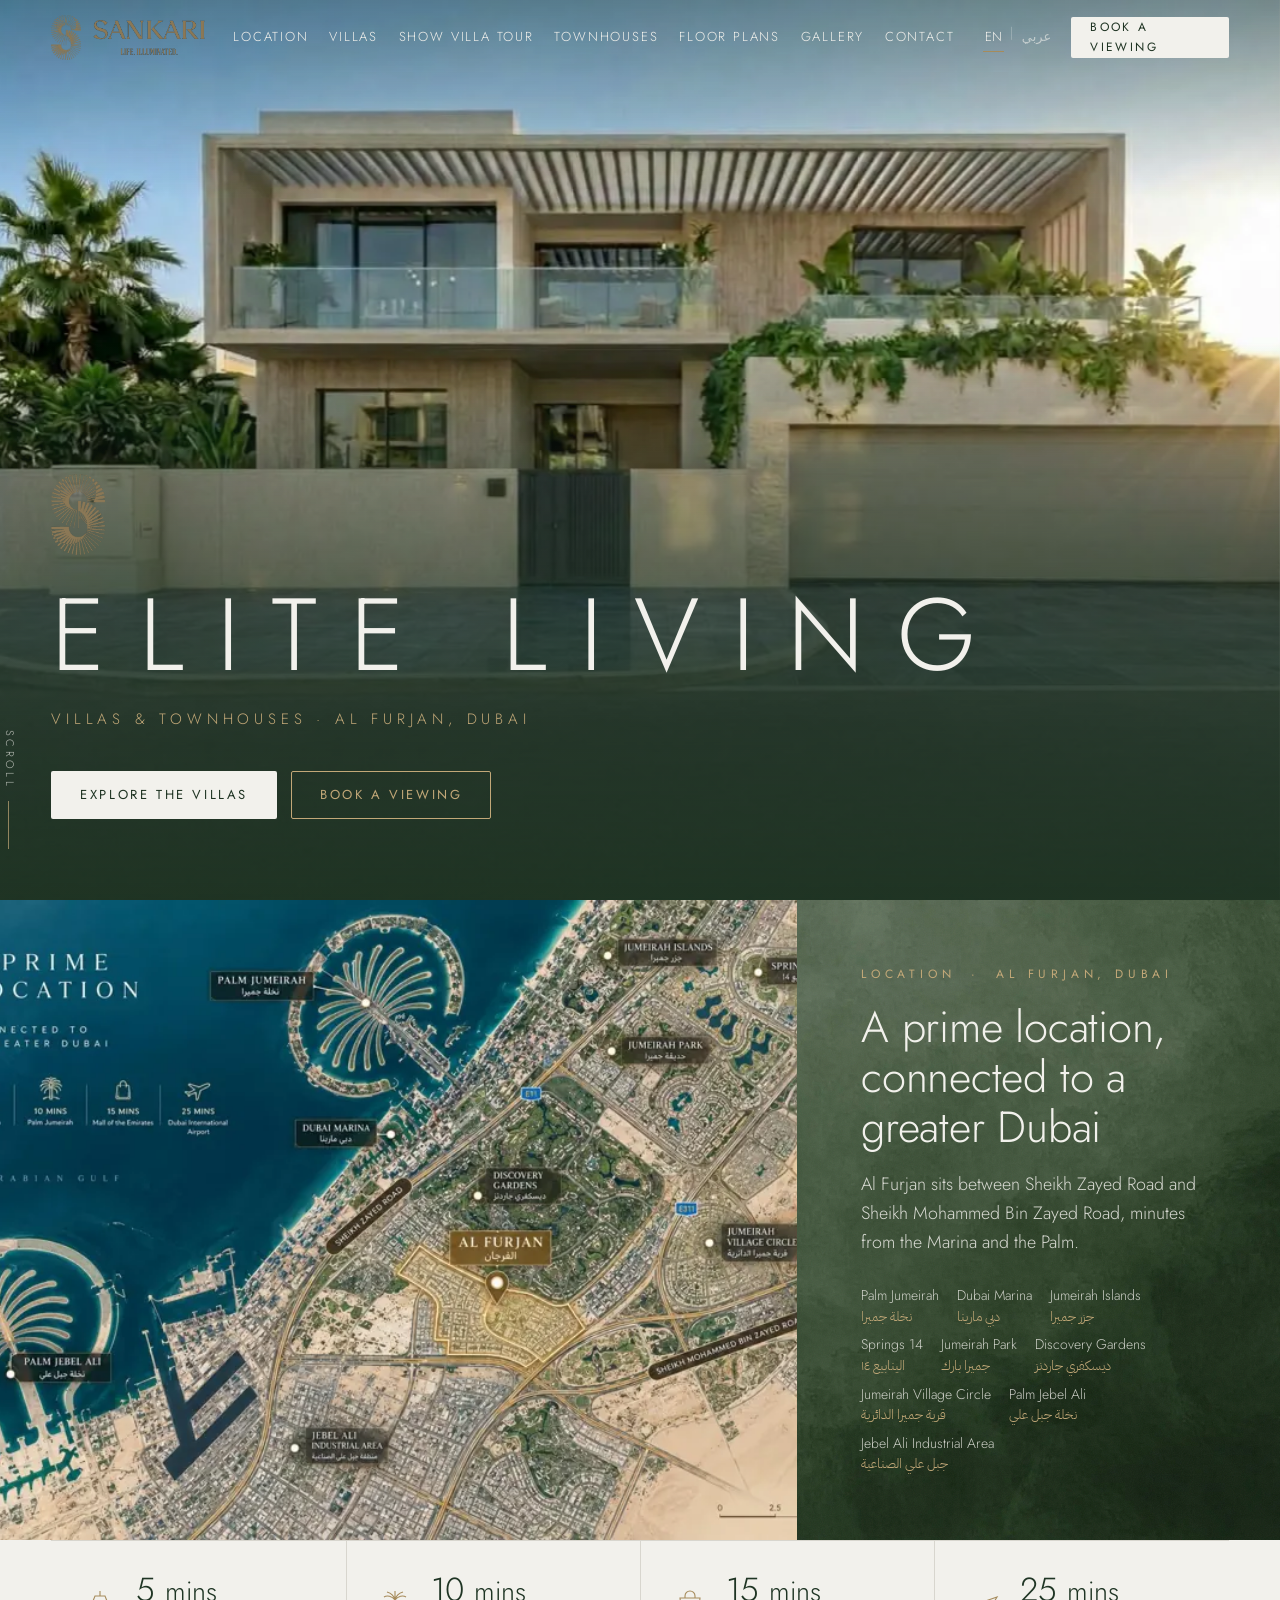
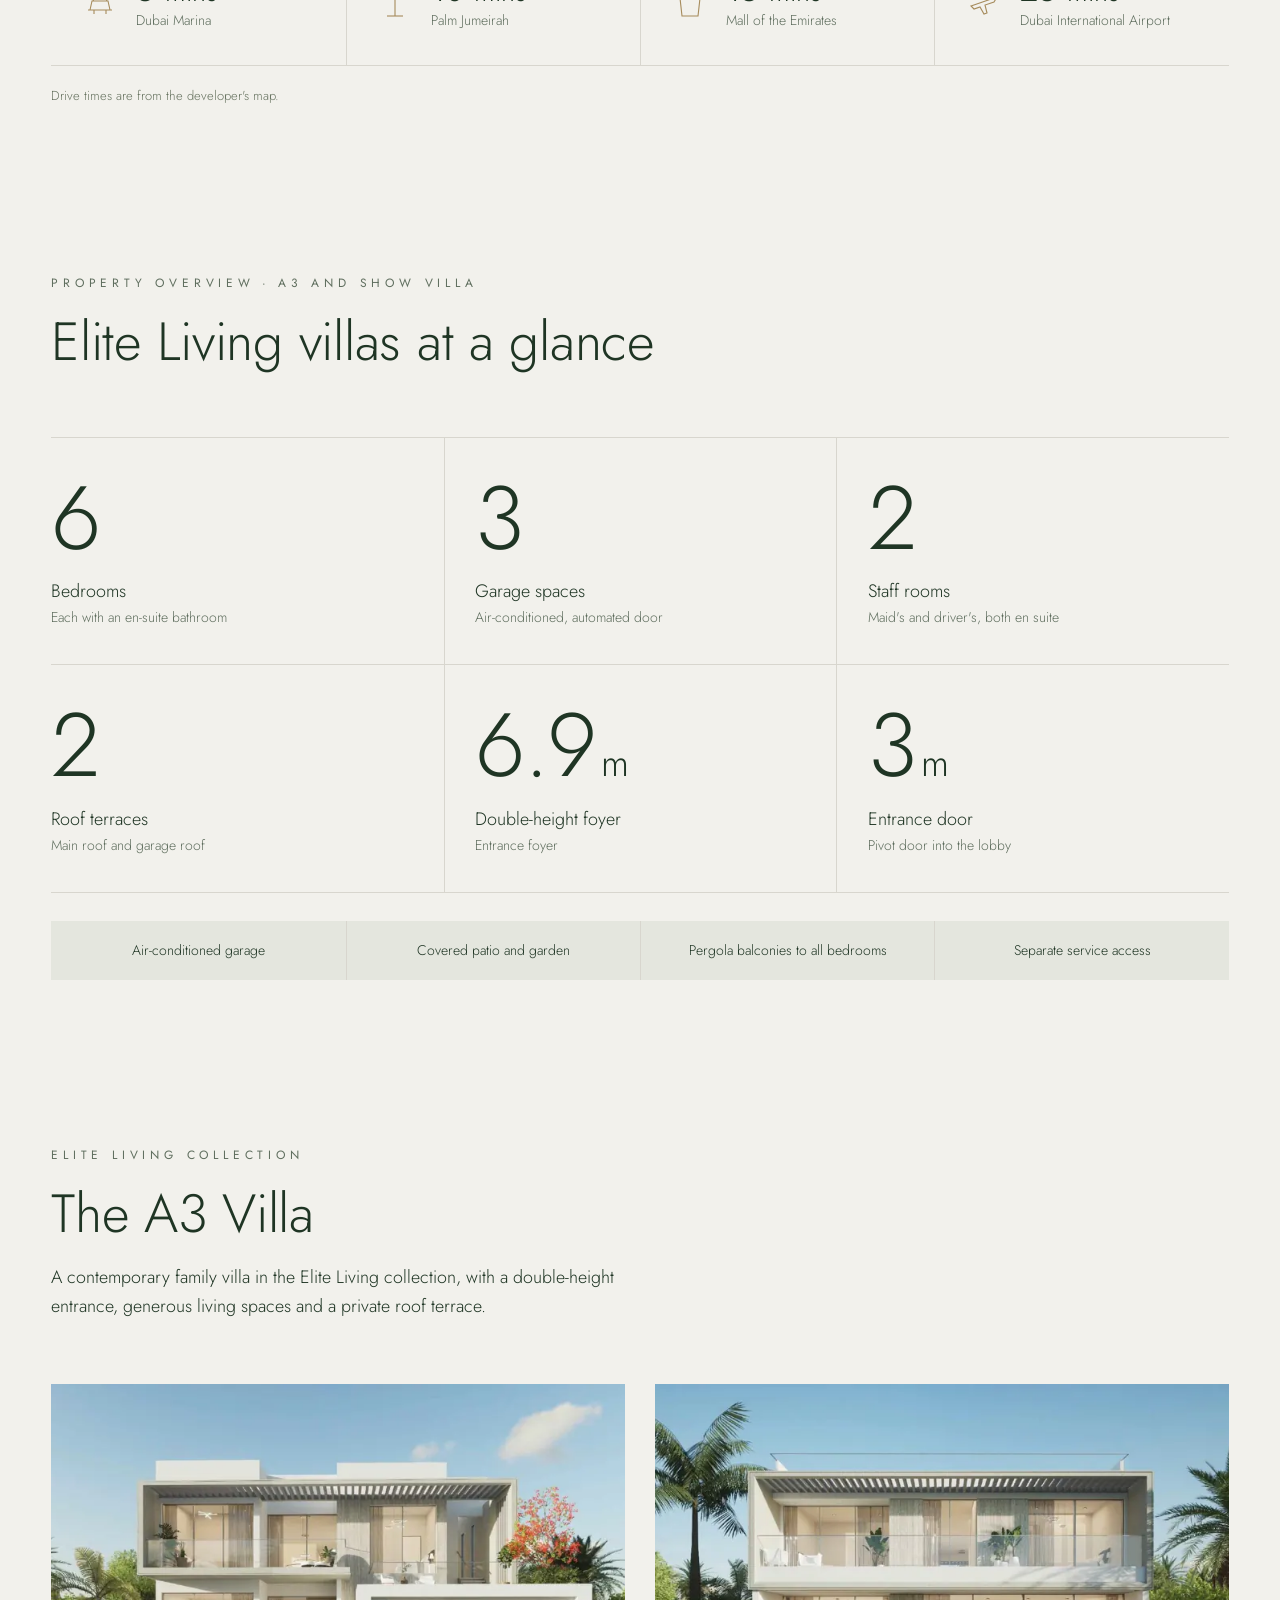
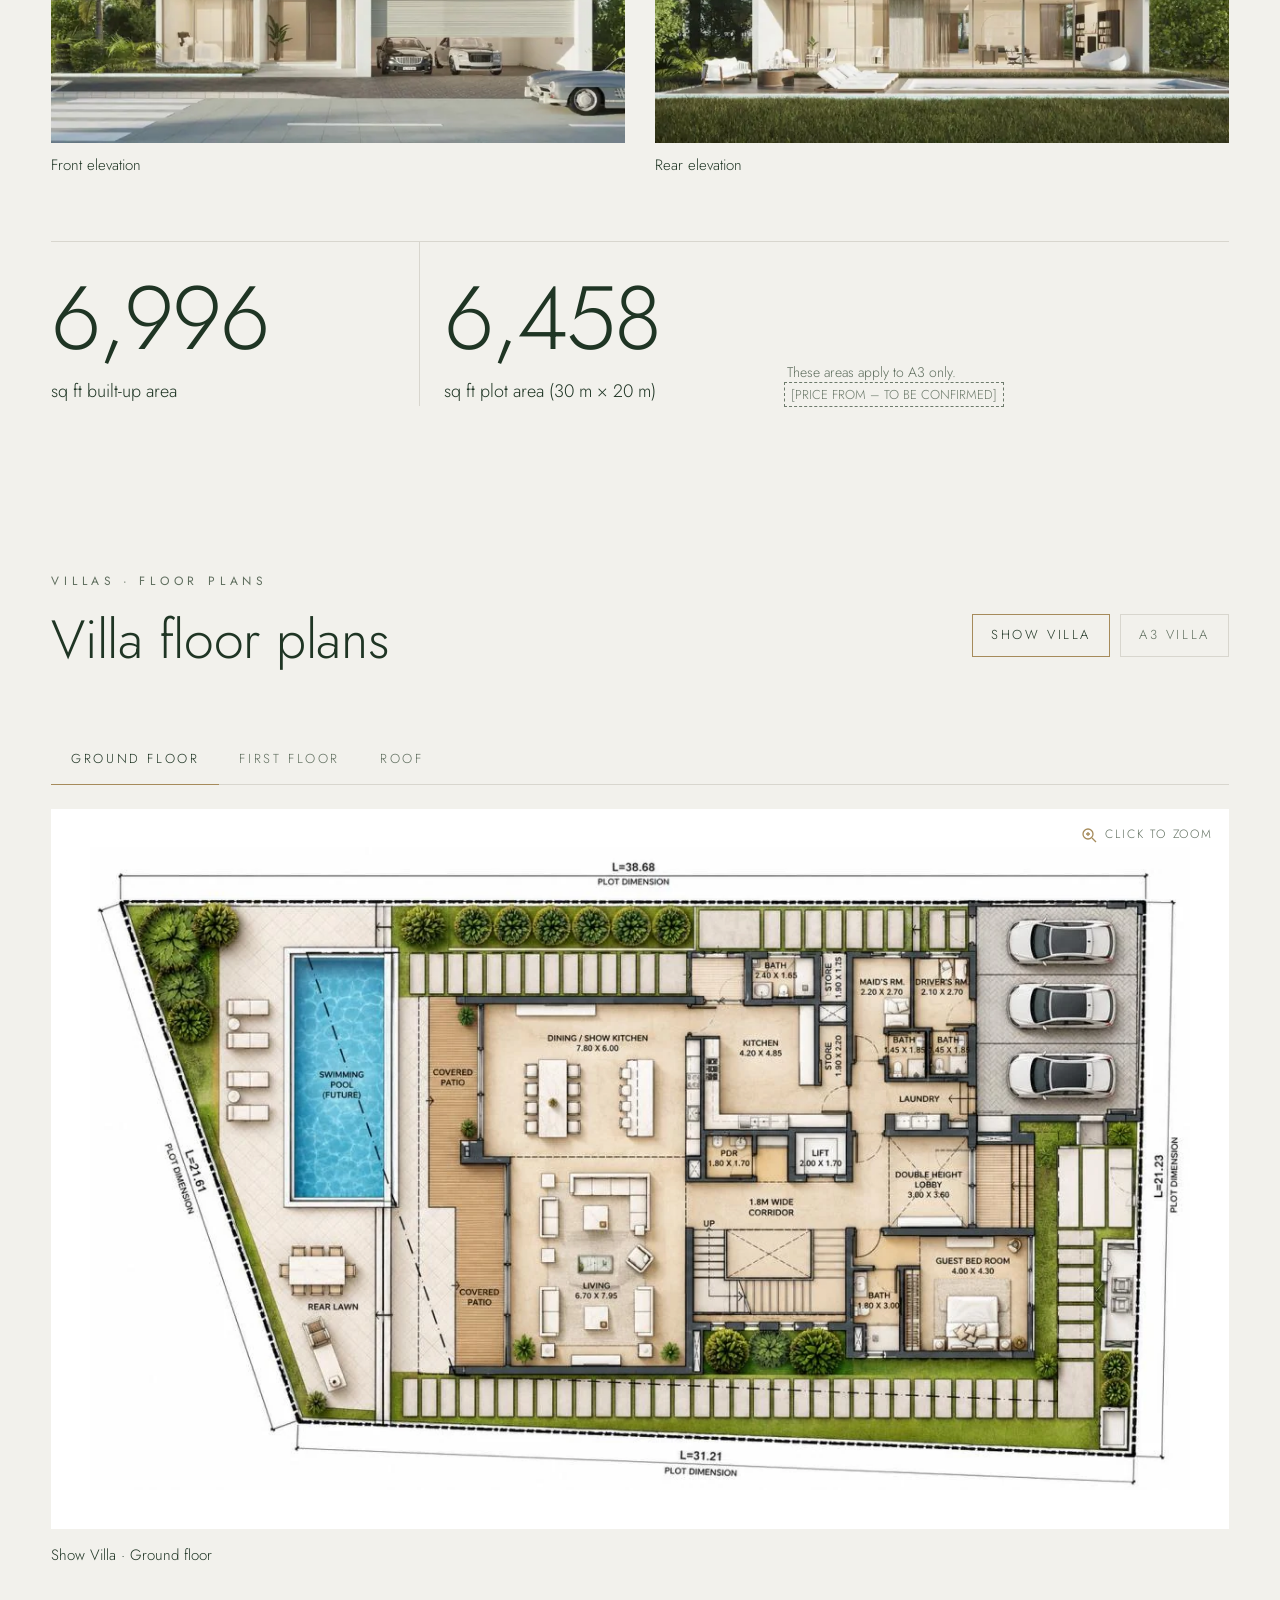
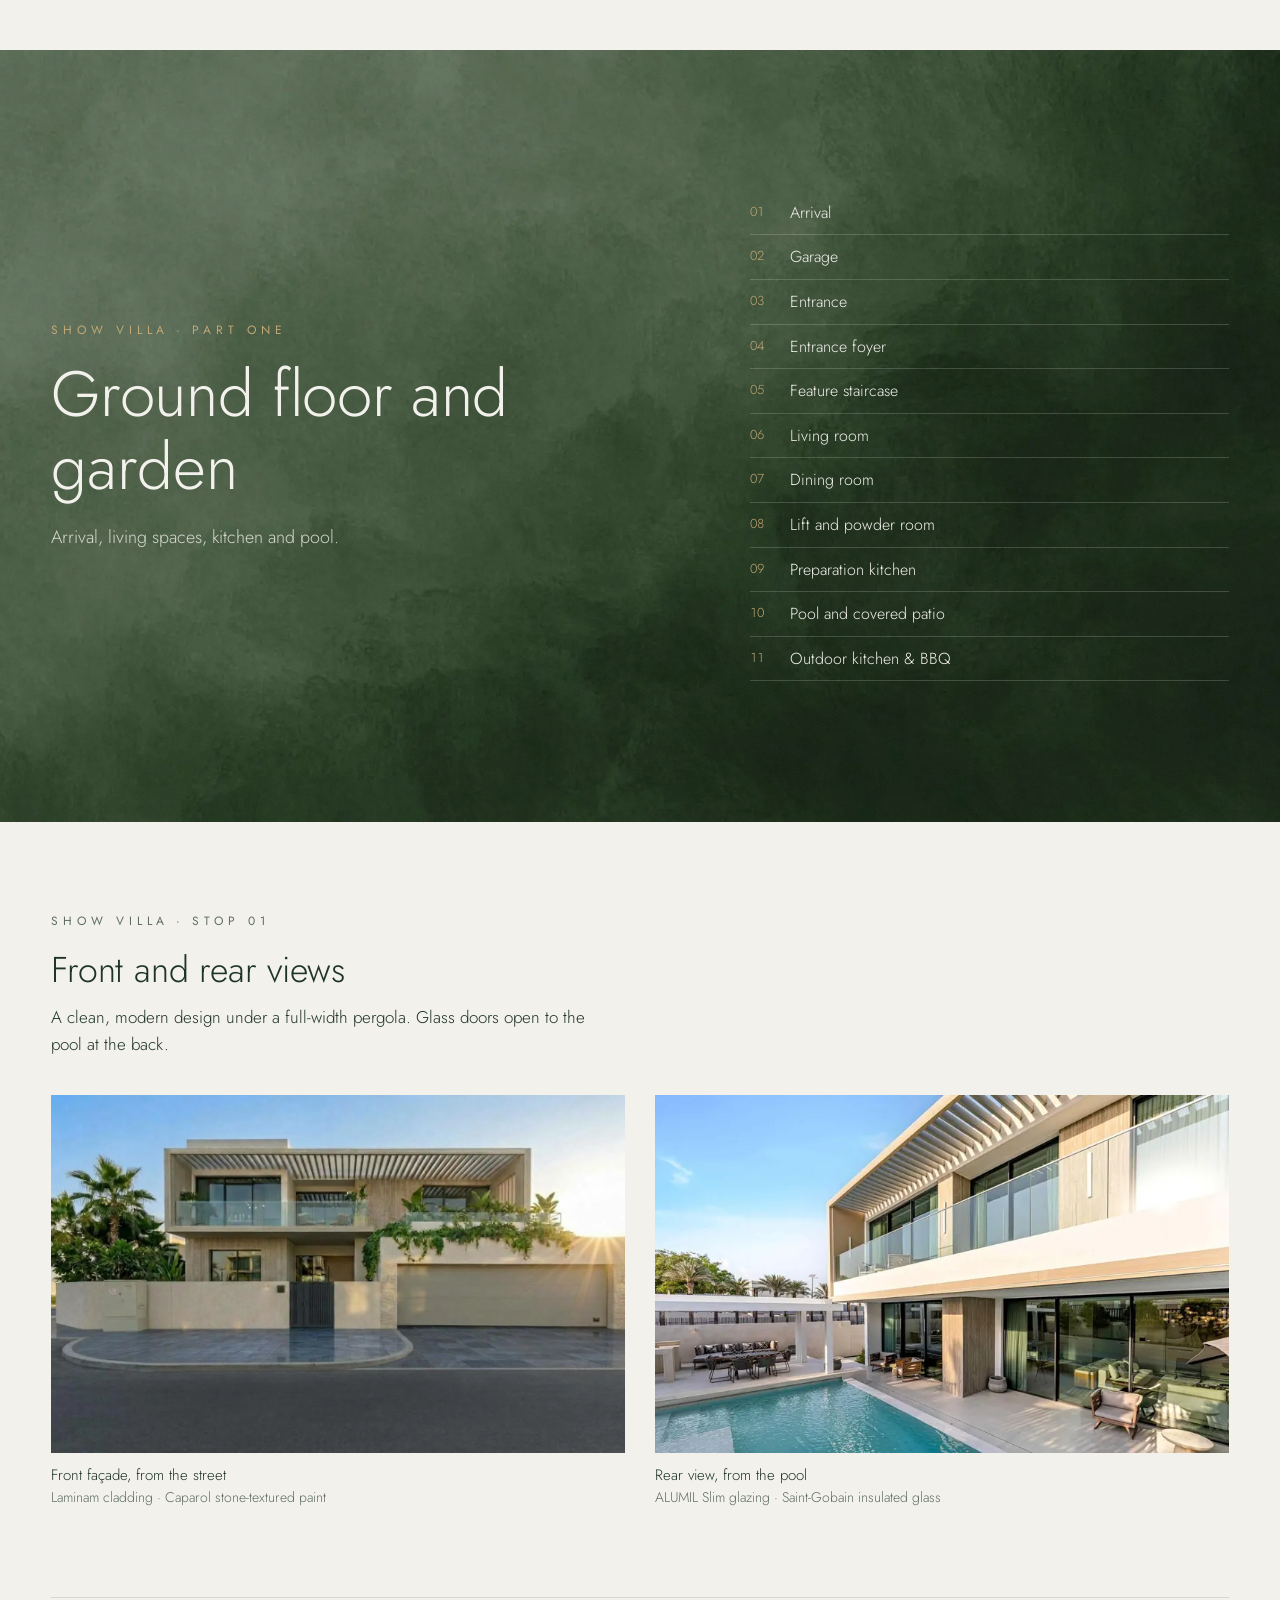
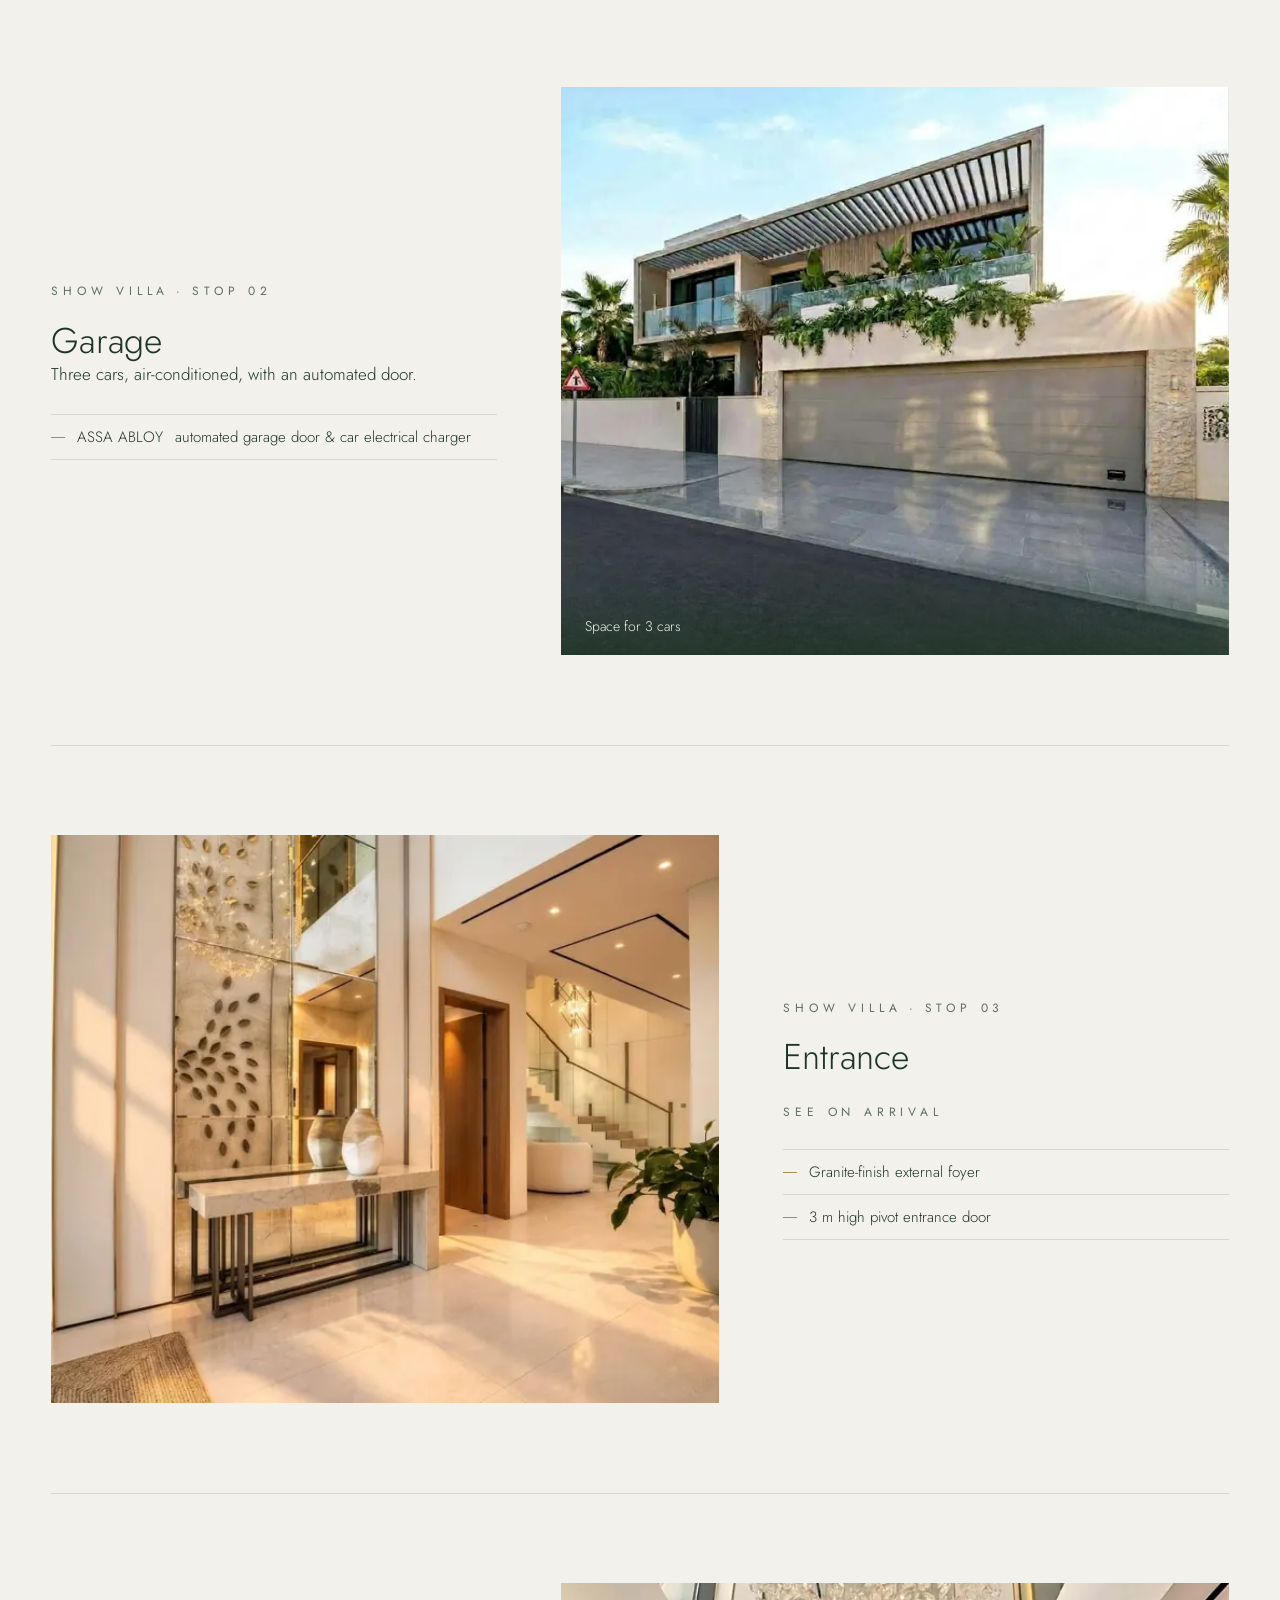
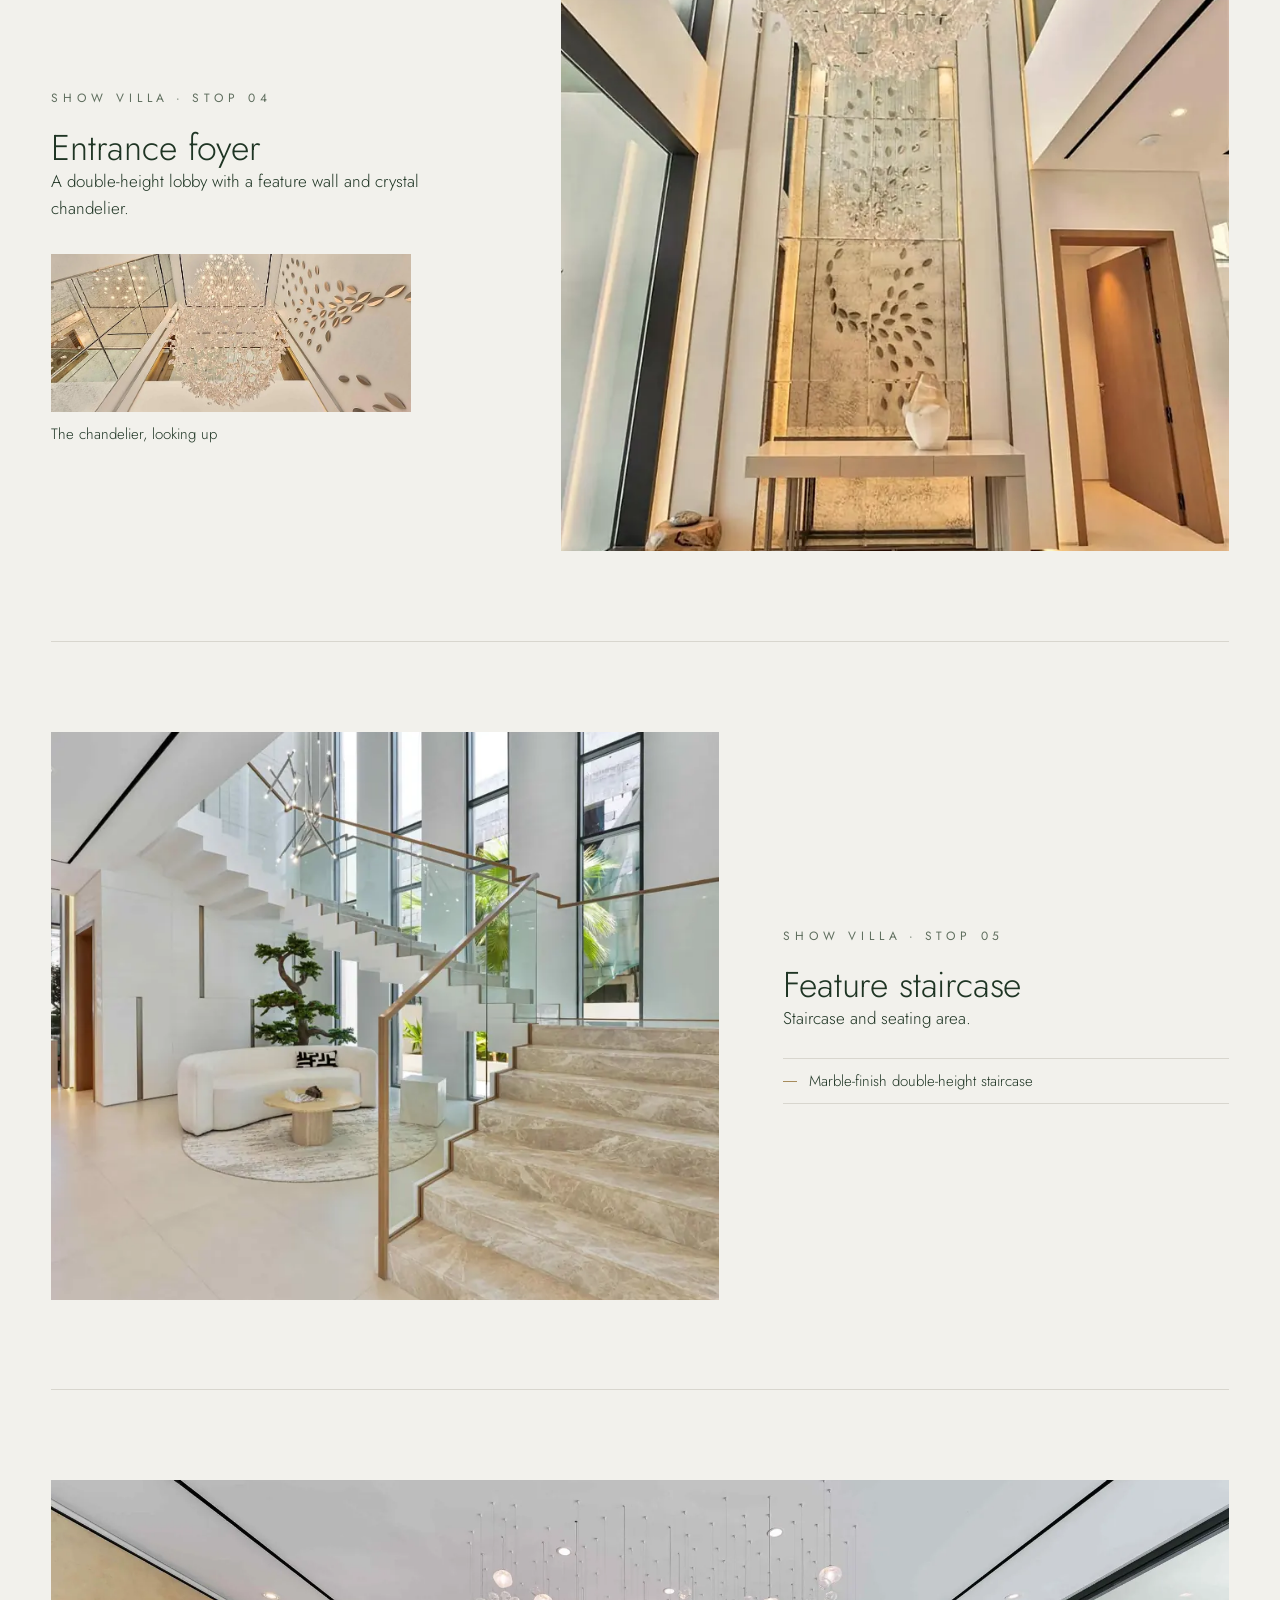
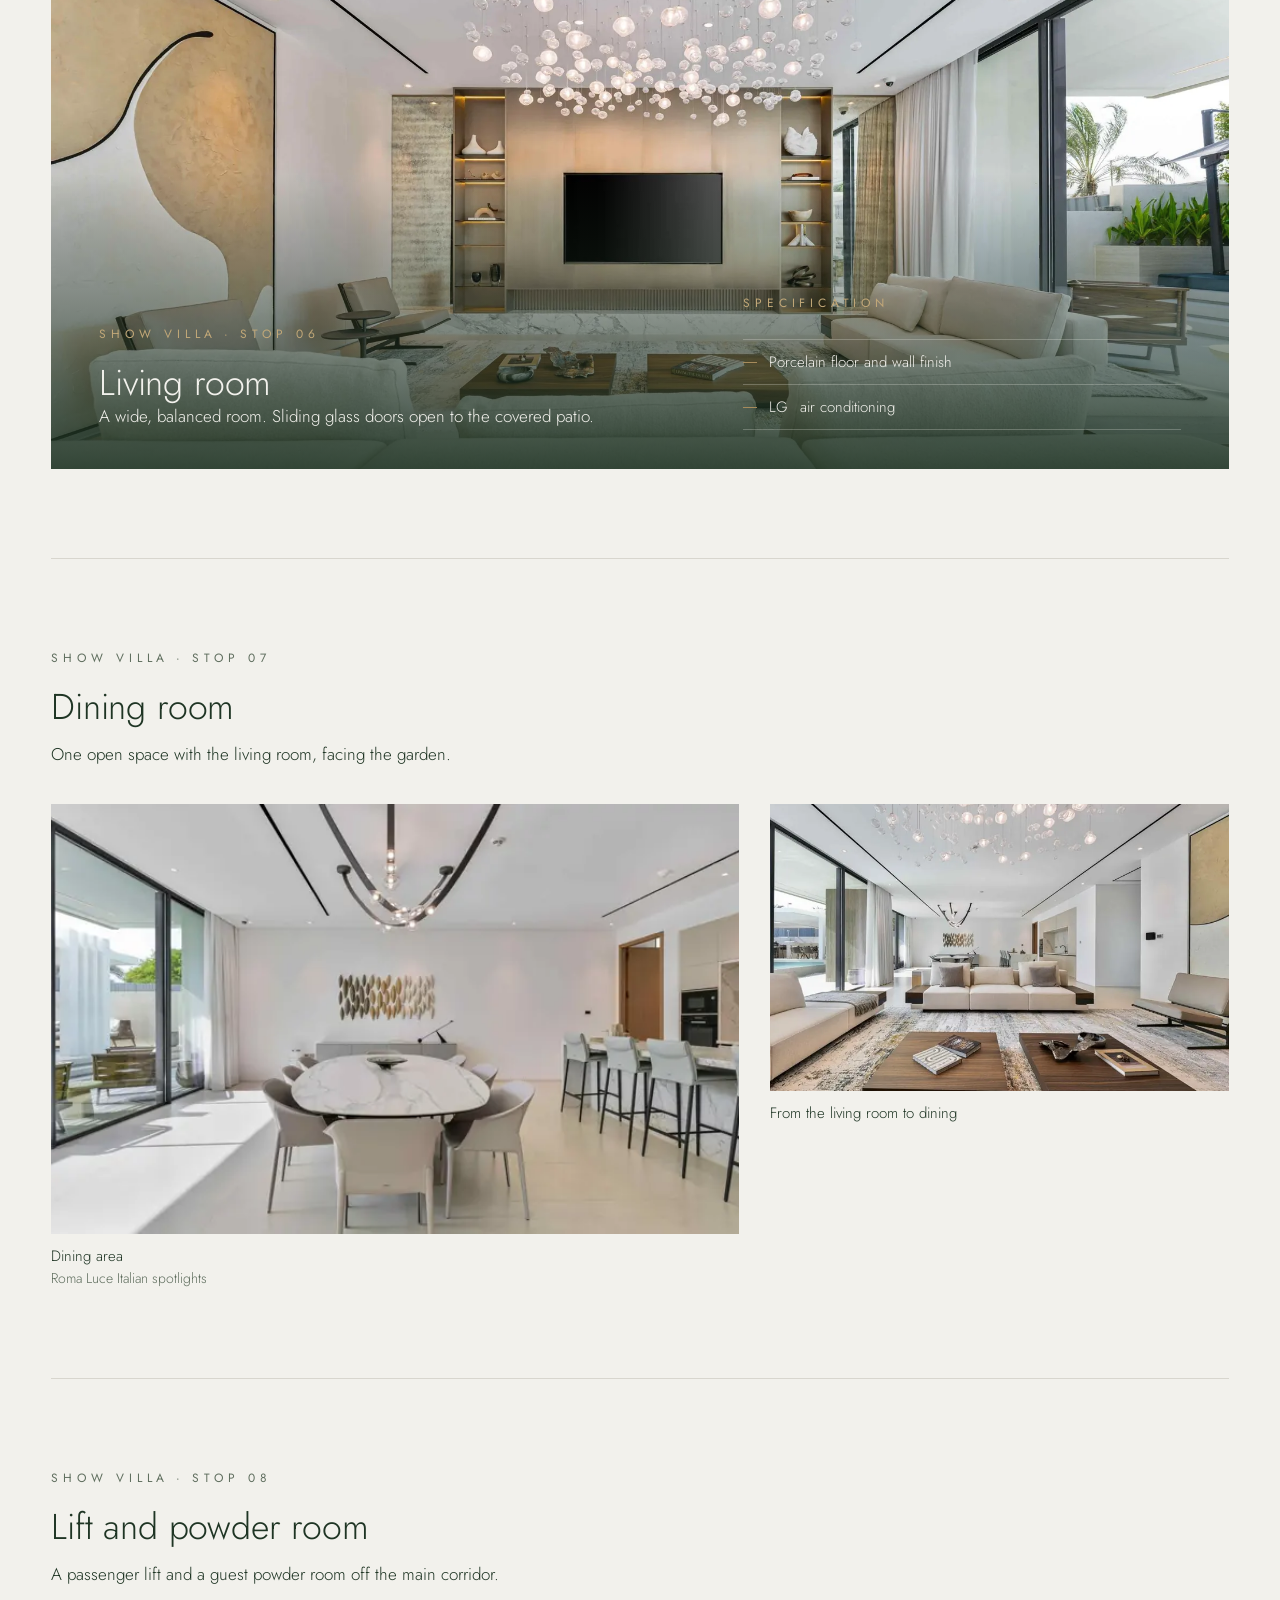
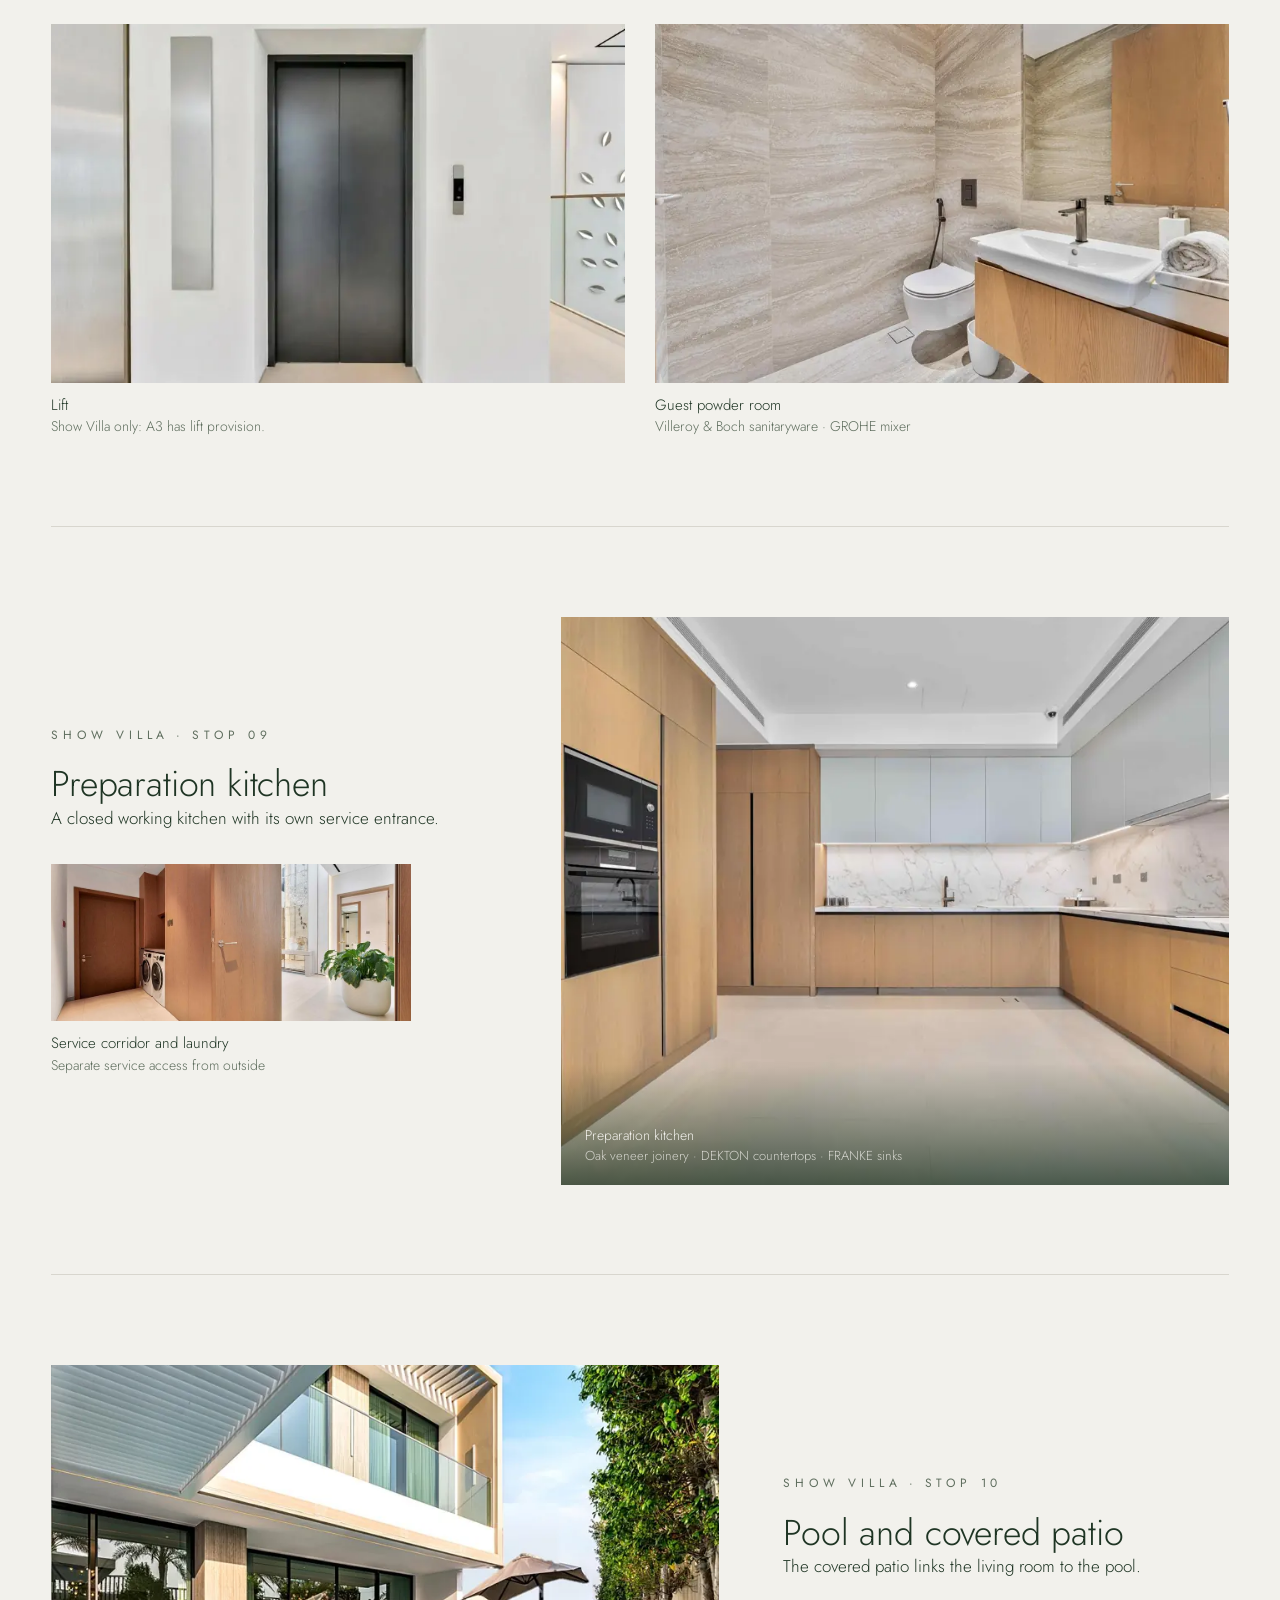
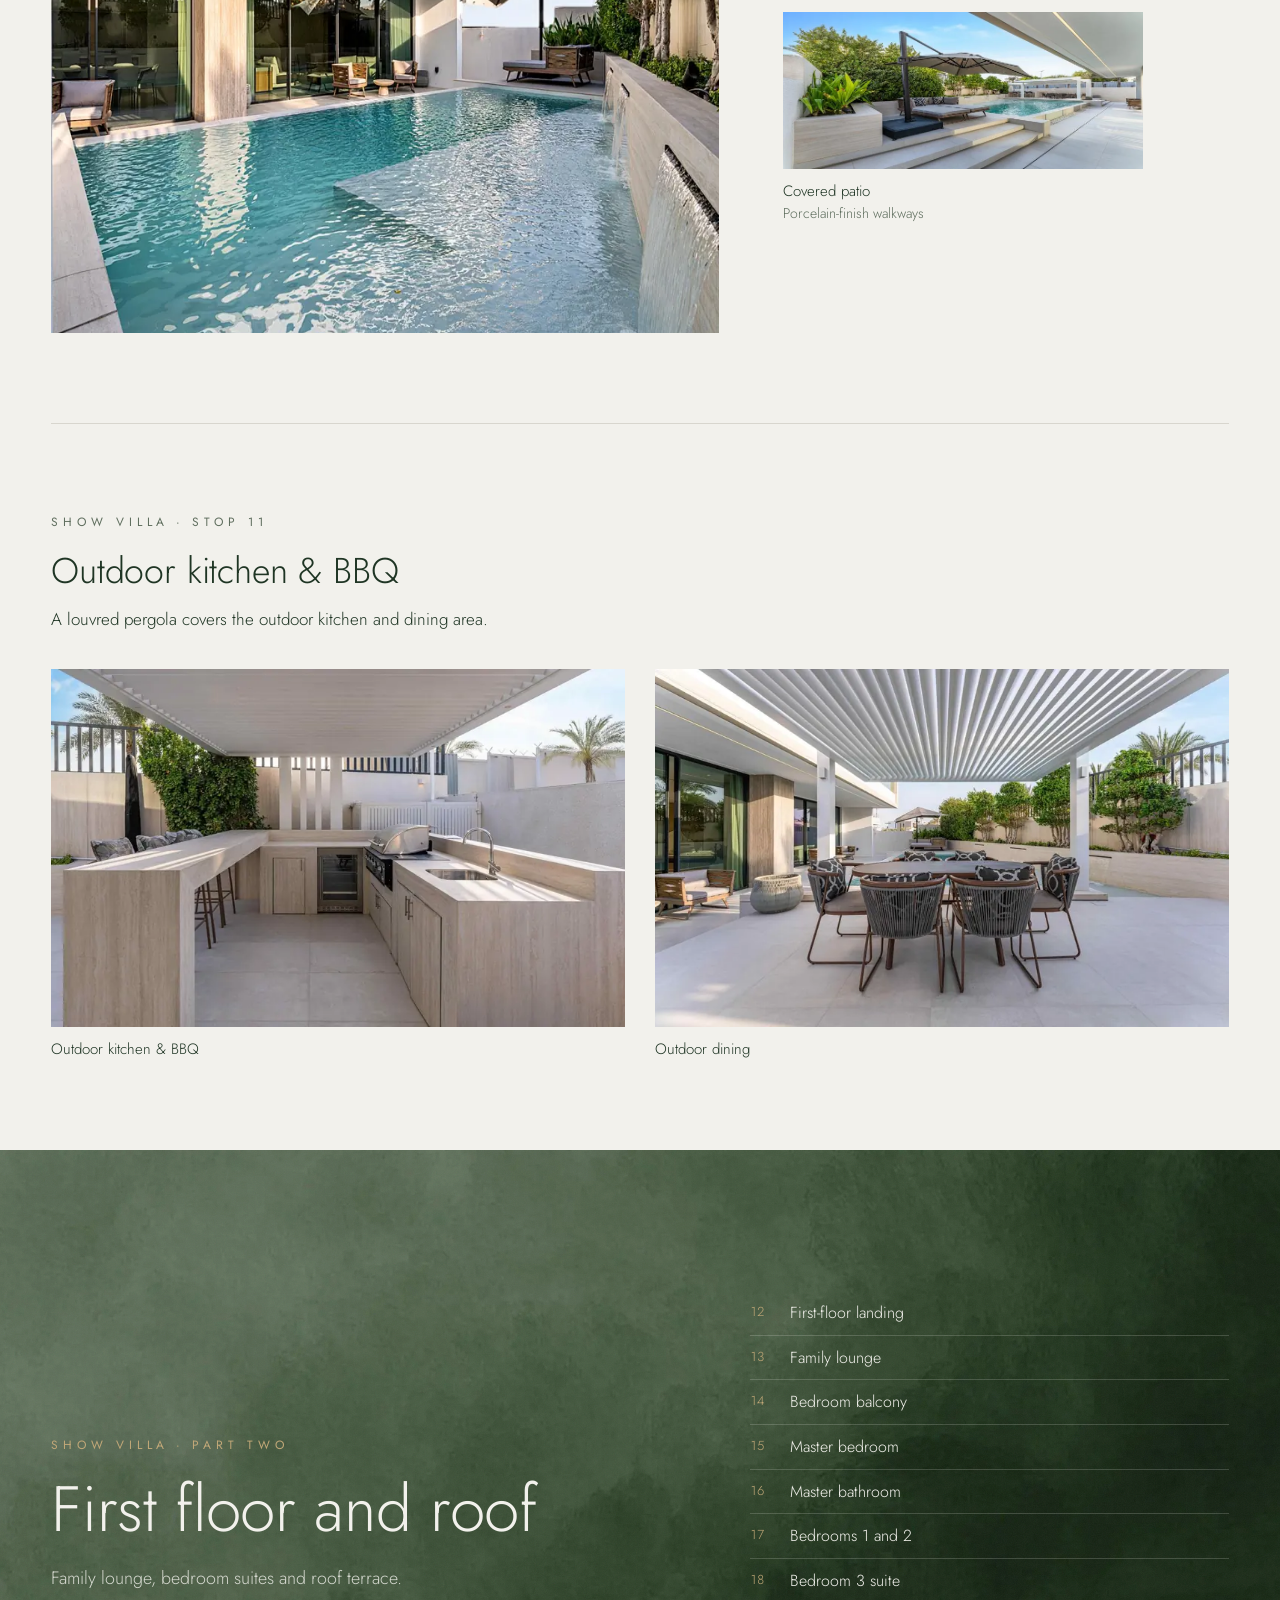
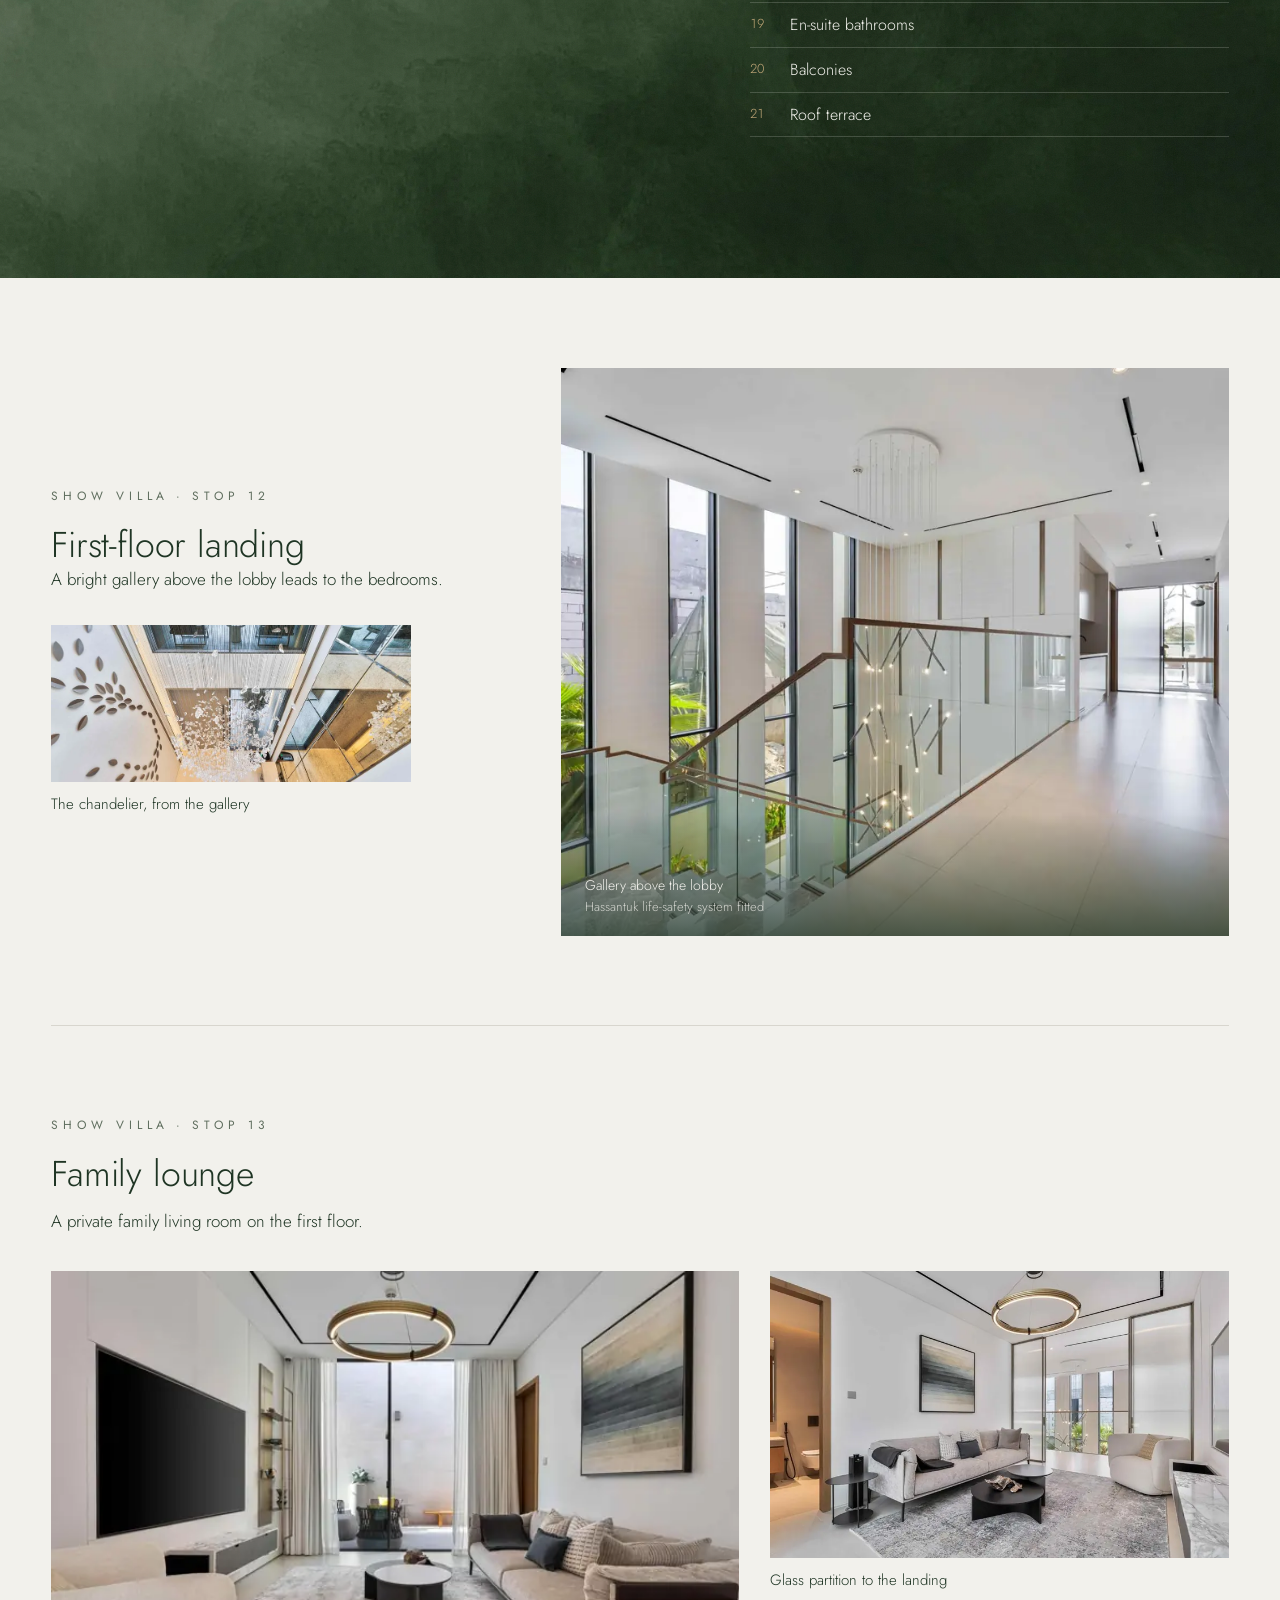
<file: index.html>
<!doctype html>
<html lang="en" dir="ltr">
<head>
<meta charset="utf-8">
<meta name="viewport" content="width=device-width, initial-scale=1">
<title>Al Furjan Elite Living | Luxury Villas &amp; Townhouses in Dubai | Sankari</title>
<meta name="description" content="Elite Living by Sankari: a gated collection of six-bedroom villas and three- and four-bedroom townhouses in Al Furjan, Dubai. Tour the Show Villa and book a viewing.">
<meta name="theme-color" content="#1E3322">
<!-- TODO: replace https://www.example.com with the live domain -->
<link rel="canonical" href="https://www.example.com/">
<link rel="alternate" hreflang="en" href="https://www.example.com/">
<link rel="alternate" hreflang="ar" href="https://www.example.com/?lang=ar">
<meta property="og:type" content="website">
<meta property="og:site_name" content="Al Furjan Elite Living by Sankari">
<meta property="og:title" content="Al Furjan Elite Living | Villas &amp; Townhouses in Dubai">
<meta property="og:description" content="Six-bedroom villas and three- and four-bedroom townhouses in Al Furjan, Dubai, by Sankari Properties Development.">
<meta property="og:image" content="https://www.example.com/assets/img/og.jpg">
<meta property="og:url" content="https://www.example.com/">
<meta name="twitter:card" content="summary_large_image">
<link rel="icon" type="image/png" href="assets/brand/logo-mark.png">
<link rel="preconnect" href="https://fonts.googleapis.com">
<link rel="preconnect" href="https://fonts.gstatic.com" crossorigin>
<link href="https://fonts.googleapis.com/css2?family=IBM+Plex+Sans+Arabic:wght@300;400&family=Jost:wght@300;400;500&display=swap" rel="stylesheet">
<link rel="preload" as="image" href="assets/img/sv-front-sm.webp" media="(max-width: 800px)">
<link rel="preload" as="image" href="assets/img/sv-front.webp" media="(min-width: 801px)">
<link rel="stylesheet" href="assets/css/style.css">
<script type="application/ld+json">
{
  "@context": "https://schema.org",
  "@graph": [
    {
      "@type": "RealEstateListing",
      "name": "Al Furjan Elite Living — Villas & Townhouses",
      "description": "A gated collection of luxury villas and townhouses in Al Furjan, Dubai, by Sankari Properties Development.",
      "url": "https://www.example.com/",
      "image": "https://www.example.com/assets/img/og.jpg",
      "provider": { "@type": "Organization", "name": "Sankari Properties Development", "slogan": "Life Illuminated" },
      "about": [
        { "@type": "SingleFamilyResidence", "name": "A3 Villa", "numberOfRooms": 6, "numberOfBedrooms": 6,
          "floorSize": { "@type": "QuantitativeValue", "value": 6996, "unitCode": "FTK" } },
        { "@type": "SingleFamilyResidence", "name": "Four-bedroom Townhouse (TH10)", "numberOfBedrooms": 4,
          "floorSize": { "@type": "QuantitativeValue", "value": 3365, "unitCode": "FTK" } },
        { "@type": "SingleFamilyResidence", "name": "Three-bedroom Townhouse (TH10)", "numberOfBedrooms": 3,
          "floorSize": { "@type": "QuantitativeValue", "value": 2925, "unitCode": "FTK" } }
      ],
      "contentLocation": { "@type": "Place", "name": "Al Furjan",
        "address": { "@type": "PostalAddress", "addressLocality": "Al Furjan, Dubai", "addressCountry": "AE" } }
    }
  ]
}
</script>
<!-- Analytics: paste the Google Tag Manager / GA4 snippet here. Events are pushed to window.dataLayer (see assets/js/main.js). -->
</head>
<body>
<a class="skip-link" href="#main" data-i18n="skip">Skip to content</a>

<header class="site-header" id="top-header">
  <div class="wrap">
    <a class="brand" href="#top" aria-label="Sankari — Life Illuminated, back to top">
      <img class="mark" src="assets/brand/logo-mark.png" alt="" width="60" height="70">
      <img class="word" src="assets/brand/wordmark.png" alt="Sankari, Life Illuminated" width="224" height="66">
    </a>
    <nav class="nav" id="nav" aria-label="Main">
      <a href="#location" data-i18n="nav.location">Location</a>
      <a href="#villas" data-i18n="nav.villas">Villas</a>
      <a href="#tour" data-i18n="nav.tour">Show Villa Tour</a>
      <a href="#townhouses" data-i18n="nav.townhouses">Townhouses</a>
      <a href="#floor-plans" data-i18n="nav.plans">Floor Plans</a>
      <a href="#gallery" data-i18n="nav.gallery">Gallery</a>
      <a href="#enquire" data-i18n="nav.contact">Contact</a>
    </nav>
    <div class="header-actions">
      <div class="lang-switch" role="group" aria-label="Language">
        <button type="button" data-lang="en" aria-pressed="true">EN</button><span class="sep">|</span><button type="button" data-lang="ar" aria-pressed="false" lang="ar">عربي</button>
      </div>
      <a class="btn btn-primary" href="#enquire" data-i18n="cta.book">Book a Viewing</a>
    </div>
    <button class="menu-toggle" type="button" aria-controls="nav" aria-expanded="false" aria-label="Menu"><span></span><span></span></button>
  </div>
</header>

<main id="main">

<!-- ============ HERO ============ -->
<section class="hero" id="top" aria-labelledby="hero-title">
  <div class="hero-media">
    <img src="assets/img/sv-front.webp" srcset="assets/img/sv-front-sm.webp 800w, assets/img/sv-front.webp 1331w" sizes="100vw" width="1331" height="800" alt="Front façade of the Elite Living Show Villa in Al Furjan" fetchpriority="high">
  </div>
  <div class="wrap">
    <img class="mark" src="assets/brand/logo-mark.png" alt="" width="108" height="127">
    <h1 class="display" id="hero-title" data-i18n="hero.title">Elite Living</h1>
    <p class="sub" data-i18n="hero.sub">Villas &amp; Townhouses <span class="dot">·</span> Al Furjan, Dubai</p>
    <div class="actions">
      <a class="btn btn-primary" href="#villas" data-i18n="cta.explore">Explore the Villas</a>
      <a class="btn btn-outline" href="#enquire" data-i18n="cta.book">Book a Viewing</a>
    </div>
  </div>
  <div class="scroll-cue" aria-hidden="true" data-i18n="scroll">Scroll</div>
</section>

<!-- ============ LOCATION ============ -->
<section class="section" id="location" aria-labelledby="loc-title" style="padding-top:0">
  <div class="location-grid">
    <button class="map-frame" type="button" data-lb="map" data-full="assets/img/map.webp" aria-label="Open the location map">
      <img src="assets/img/map.webp" srcset="assets/img/map-sm.webp 800w, assets/img/map.webp 1536w" width="1536" height="1024" loading="lazy" decoding="async" sizes="(max-width: 960px) 100vw, 62vw" alt="Satellite map of Al Furjan showing Palm Jumeirah, Dubai Marina, Jumeirah Islands, Springs 14, Jumeirah Park, Discovery Gardens, Jumeirah Village Circle, Palm Jebel Ali, Jebel Ali Industrial Area, Sheikh Zayed Road and Sheikh Mohammed Bin Zayed Road">
    </button>
    <div class="location-panel on-green">
      <p class="eyebrow"><span data-i18n="loc.eyebrow">Location</span> <span class="dot">·</span> Al Furjan, Dubai</p>
      <h2 class="title" id="loc-title" data-i18n="loc.title">A prime location, connected to a greater Dubai</h2>
      <p class="lede" data-i18n="loc.lede">Al Furjan sits between Sheikh Zayed Road and Sheikh Mohammed Bin Zayed Road, minutes from the Marina and the Palm.</p>
      <ul class="landmarks" aria-label="Nearby landmarks">
        <li>Palm Jumeirah <span lang="ar">نخلة جميرا</span></li>
        <li>Dubai Marina <span lang="ar">دبي مارينا</span></li>
        <li>Jumeirah Islands <span lang="ar">جزر جميرا</span></li>
        <li>Springs 14 <span lang="ar">الينابيع ١٤</span></li>
        <li>Jumeirah Park <span lang="ar">جميرا بارك</span></li>
        <li>Discovery Gardens <span lang="ar">ديسكفري جاردنز</span></li>
        <li>Jumeirah Village Circle <span lang="ar">قرية جميرا الدائرية</span></li>
        <li>Palm Jebel Ali <span lang="ar">نخلة جبل علي</span></li>
        <li>Jebel Ali Industrial Area <span lang="ar">جبل علي الصناعية</span></li>
      </ul>
    </div>
  </div>
  <div class="wrap">
    <ul class="drive reveal">
      <li>
        <svg viewBox="0 0 36 36" aria-hidden="true"><path d="M6 25h24M8 25l2-9h16l2 9M11 16l2-5h10l2 5M12 29v-4M24 29v-4"/><path d="M18 6v5"/></svg>
        <div><strong>5 <small data-i18n="mins">mins</small></strong><span data-i18n="drive.marina">Dubai Marina</span></div>
      </li>
      <li>
        <svg viewBox="0 0 36 36" aria-hidden="true"><path d="M18 31V15M18 15c-3-4-8-5-11-3M18 15c3-4 8-5 11-3M18 15c-1-4-4-7-8-8M18 15c1-4 4-7 8-8M18 15c0-4 0-7 0-9"/><path d="M10 31h16"/></svg>
        <div><strong>10 <small data-i18n="mins">mins</small></strong><span data-i18n="drive.palm">Palm Jumeirah</span></div>
      </li>
      <li>
        <svg viewBox="0 0 36 36" aria-hidden="true"><path d="M8 13h20l-2 18H10L8 13z"/><path d="M13 13v-2a5 5 0 0 1 10 0v2"/></svg>
        <div><strong>15 <small data-i18n="mins">mins</small></strong><span data-i18n="drive.moe">Mall of the Emirates</span></div>
      </li>
      <li>
        <svg viewBox="0 0 36 36" aria-hidden="true"><path d="M5 21l26-9-3 5-9 3 2 8-3 1-4-7-6 2-3-3z"/></svg>
        <div><strong>25 <small data-i18n="mins">mins</small></strong><span data-i18n="drive.dxb">Dubai International Airport</span></div>
      </li>
    </ul>
    <p class="fine" data-i18n="loc.fine">Drive times are from the developer's map.</p>
  </div>
</section>

<!-- ============ VILLAS AT A GLANCE ============ -->
<section class="section" id="villas" aria-labelledby="villas-title">
  <div class="wrap">
    <div class="head reveal">
      <p class="eyebrow"><span data-i18n="vg.eyebrow1">Property overview</span><span class="dot">·</span><span data-i18n="vg.eyebrow2">A3 and Show Villa</span></p>
      <h2 class="title" id="villas-title" data-i18n="vg.title">Elite Living villas at a glance</h2>
    </div>
    <div class="stats reveal">
      <div><p class="stat-n">6</p><p class="stat-l" data-i18n="vg.bed">Bedrooms</p><p class="stat-d" data-i18n="vg.bed.d">Each with an en-suite bathroom</p></div>
      <div><p class="stat-n">3</p><p class="stat-l" data-i18n="vg.garage">Garage spaces</p><p class="stat-d" data-i18n="vg.garage.d">Air-conditioned, automated door</p></div>
      <div><p class="stat-n">2</p><p class="stat-l" data-i18n="vg.staff">Staff rooms</p><p class="stat-d" data-i18n="vg.staff.d">Maid's and driver's, both en suite</p></div>
      <div><p class="stat-n">2</p><p class="stat-l" data-i18n="vg.roof">Roof terraces</p><p class="stat-d" data-i18n="vg.roof.d">Main roof and garage roof</p></div>
      <div><p class="stat-n">6.9<small>m</small></p><p class="stat-l" data-i18n="vg.foyer">Double-height foyer</p><p class="stat-d" data-i18n="vg.foyer.d">Entrance foyer</p></div>
      <div><p class="stat-n">3<small>m</small></p><p class="stat-l" data-i18n="vg.door">Entrance door</p><p class="stat-d" data-i18n="vg.door.d">Pivot door into the lobby</p></div>
    </div>
    <ul class="tags reveal">
      <li data-i18n="tag.acgarage">Air-conditioned garage</li>
      <li data-i18n="tag.patio">Covered patio and garden</li>
      <li data-i18n="tag.pergola">Pergola balconies to all bedrooms</li>
      <li data-i18n="tag.service">Separate service access</li>
    </ul>
  </div>
</section>

<!-- ============ A3 VILLA ============ -->
<section class="section" id="a3" aria-labelledby="a3-title">
  <div class="wrap">
    <div class="head reveal">
      <p class="eyebrow" data-i18n="a3.eyebrow">Elite Living collection</p>
      <h2 class="title" id="a3-title" data-i18n="a3.title">The A3 Villa</h2>
      <p class="lede" data-i18n="a3.lede">A contemporary family villa in the Elite Living collection, with a double-height entrance, generous living spaces and a private roof terrace.</p>
    </div>
    <div class="pair reveal">
      <figure class="figure">
        <button class="ph" type="button" data-lb="a3"><img src="assets/img/a3-front.webp" srcset="assets/img/a3-front-sm.webp 800w, assets/img/a3-front.webp 1467w" width="1467" height="822" loading="lazy" decoding="async" sizes="(max-width: 760px) 100vw, 50vw" alt="A3 Villa front elevation render"></button>
        <figcaption class="caption" data-i18n="a3.front">Front elevation</figcaption>
      </figure>
      <figure class="figure">
        <button class="ph" type="button" data-lb="a3"><img src="assets/img/a3-rear.webp" srcset="assets/img/a3-rear-sm.webp 800w, assets/img/a3-rear.webp 1465w" width="1465" height="817" loading="lazy" decoding="async" sizes="(max-width: 760px) 100vw, 50vw" alt="A3 Villa rear elevation render with pool"></button>
        <figcaption class="caption" data-i18n="a3.rear">Rear elevation</figcaption>
      </figure>
    </div>
    <div class="areas reveal">
      <div><p class="stat-n">6,996</p><p class="stat-l" data-i18n="a3.bua">sq ft built-up area</p></div>
      <div><p class="stat-n">6,458</p><p class="stat-l" data-i18n="a3.plot">sq ft plot area (30 m × 20 m)</p></div>
      <p class="note"><span><span data-i18n="a3.note">These areas apply to A3 only.</span><br><span class="placeholder">[PRICE FROM – TO BE CONFIRMED]</span></span></p>
    </div>
  </div>
</section>

<!-- ============ VILLA FLOOR PLANS ============ -->
<section class="section" id="floor-plans" aria-labelledby="plans-title">
  <div class="wrap">
    <div class="head-split reveal">
      <div>
        <p class="eyebrow"><span data-i18n="fp.eyebrow1">Villas</span><span class="dot">·</span><span data-i18n="fp.eyebrow2">Floor plans</span></p>
        <h2 class="title" id="plans-title" data-i18n="fp.title">Villa floor plans</h2>
      </div>
      <div class="tabs tabs-group" role="tablist" aria-label="Villa type" data-plan-group>
        <button type="button" role="tab" aria-selected="true" data-group="sv" data-i18n="fp.sv">Show Villa</button>
        <button type="button" role="tab" aria-selected="false" data-group="a3" data-i18n="fp.a3">A3 Villa</button>
      </div>
    </div>
    <div class="plan-viewer reveal" data-plan-viewer>
      <div class="tabs" role="tablist" aria-label="Floor">
        <button type="button" role="tab" aria-selected="true" data-floor="ground" data-i18n="floor.ground">Ground floor</button>
        <button type="button" role="tab" aria-selected="false" data-floor="first" data-i18n="floor.first">First floor</button>
        <button type="button" role="tab" aria-selected="false" data-floor="roof" data-i18n="floor.roof">Roof</button>
      </div>
      <div class="plan-card">
        <span class="plan-hint" aria-hidden="true"><svg viewBox="0 0 16 16"><circle cx="7" cy="7" r="5"/><path d="M11 11l4 4M7 5v4M5 7h4"/></svg><span data-i18n="fp.zoom">Click to zoom</span></span>
        <button class="plan-open" type="button" aria-label="Open floor plan full screen">
          <img src="assets/img/sv-plan-ground.webp" width="1183" height="691" alt="Show Villa ground floor plan" loading="lazy" decoding="async">
        </button>
      </div>
      <div class="plan-meta"><span class="plan-label">Show Villa · Ground floor</span><span class="plan-note"></span></div>
    </div>
  </div>
</section>

<!-- ============ SHOW VILLA TOUR ============ -->
<div id="tour" class="tour">

<section class="divider on-green" id="tour-part-1" aria-labelledby="p1-title">
  <div class="wrap">
    <div class="reveal">
      <p class="eyebrow"><span data-i18n="tour.eyebrow">Show Villa</span><span class="dot">·</span><span data-i18n="tour.part1">Part one</span></p>
      <h2 class="title" id="p1-title" data-i18n="tour.p1.title">Ground floor and garden</h2>
      <p class="lede" data-i18n="tour.p1.lede">Arrival, living spaces, kitchen and pool.</p>
    </div>
    <ol class="index-list reveal">
      <li><a href="#stop-01"><span class="n">01</span><span data-i18n="s01.t">Arrival</span></a></li>
      <li><a href="#stop-02"><span class="n">02</span><span data-i18n="s02.t">Garage</span></a></li>
      <li><a href="#stop-03"><span class="n">03</span><span data-i18n="s03.t">Entrance</span></a></li>
      <li><a href="#stop-04"><span class="n">04</span><span data-i18n="s04.t">Entrance foyer</span></a></li>
      <li><a href="#stop-05"><span class="n">05</span><span data-i18n="s05.t">Feature staircase</span></a></li>
      <li><a href="#stop-06"><span class="n">06</span><span data-i18n="s06.t">Living room</span></a></li>
      <li><a href="#stop-07"><span class="n">07</span><span data-i18n="s07.t">Dining room</span></a></li>
      <li><a href="#stop-08"><span class="n">08</span><span data-i18n="s08.t">Lift and powder room</span></a></li>
      <li><a href="#stop-09"><span class="n">09</span><span data-i18n="s09.t">Preparation kitchen</span></a></li>
      <li><a href="#stop-10"><span class="n">10</span><span data-i18n="s10.t">Pool and covered patio</span></a></li>
      <li><a href="#stop-11"><span class="n">11</span><span data-i18n="s11.t">Outdoor kitchen &amp; BBQ</span></a></li>
    </ol>
  </div>
</section>

<div class="wrap" id="gallery">

  <!-- 01 -->
  <article class="stop" id="stop-01" data-stop="1" data-plan="ground" data-xy="93,52">
    <div class="stop-head reveal">
      <p class="eyebrow"><span data-i18n="tour.eyebrow">Show Villa</span><span class="dot">·</span><span data-i18n="tour.stop">Stop</span> 01</p>
      <h3 class="title-sm" data-i18n="s01.h">Front and rear views</h3>
      <p data-i18n="s01.d">A clean, modern design under a full-width pergola. Glass doors open to the pool at the back.</p>
    </div>
    <div class="pair reveal" style="margin-top:36px">
      <figure class="figure">
        <button class="ph" type="button" data-lb="tour"><img src="assets/img/sv-front.webp" srcset="assets/img/sv-front-sm.webp 800w, assets/img/sv-front.webp 1331w" width="1331" height="800" loading="lazy" decoding="async" sizes="(max-width: 760px) 100vw, 50vw" alt="Show Villa front façade from the street"></button>
        <figcaption class="caption"><span data-i18n="s01.c1">Front façade, from the street</span><span class="brands">Laminam cladding · Caparol stone-textured paint</span></figcaption>
      </figure>
      <figure class="figure">
        <button class="ph" type="button" data-lb="tour"><img src="assets/img/sv-rear.webp" srcset="assets/img/sv-rear-sm.webp 800w, assets/img/sv-rear.webp 1242w" width="1242" height="745" loading="lazy" decoding="async" sizes="(max-width: 760px) 100vw, 50vw" alt="Show Villa rear view from the pool"></button>
        <figcaption class="caption"><span data-i18n="s01.c2">Rear view, from the pool</span><span class="brands">ALUMIL Slim glazing · Saint-Gobain insulated glass</span></figcaption>
      </figure>
    </div>
  </article>

  <!-- 02 -->
  <article class="stop" id="stop-02" data-stop="2" data-plan="ground" data-xy="88,25">
    <div class="split reverse reveal">
      <div class="split-text">
        <p class="eyebrow"><span data-i18n="tour.eyebrow">Show Villa</span><span class="dot">·</span><span data-i18n="tour.stop">Stop</span> 02</p>
        <h3 class="title-sm" data-i18n="s02.t">Garage</h3>
        <p data-i18n="s02.d">Three cars, air-conditioned, with an automated door.</p>
        <ul class="specs"><li>ASSA ABLOY <span data-i18n="s02.s">automated garage door &amp; car electrical charger</span></li></ul>
      </div>
      <figure class="figure split-media">
        <button class="ph" type="button" data-lb="tour"><img src="assets/img/sv-garage.webp" srcset="assets/img/sv-garage-sm.webp 800w, assets/img/sv-garage.webp 1058w" width="1058" height="992" loading="lazy" decoding="async" sizes="(max-width: 860px) 100vw, 60vw" alt="Three-car garage with automated door"></button>
        <figcaption class="overlay-cap" data-i18n="s02.c">Space for 3 cars</figcaption>
      </figure>
    </div>
  </article>

  <!-- 03 -->
  <article class="stop" id="stop-03" data-stop="3" data-plan="ground" data-xy="83,53">
    <div class="split reveal">
      <figure class="figure split-media">
        <button class="ph" type="button" data-lb="tour"><img src="assets/img/sv-entrance.webp" srcset="assets/img/sv-entrance-sm.webp 800w, assets/img/sv-entrance.webp 1262w" width="1262" height="832" loading="lazy" decoding="async" sizes="(max-width: 860px) 100vw, 60vw" alt="Granite-finish external foyer and pivot entrance door"></button>
        <figcaption class="sr-only" data-i18n="s03.t">Entrance</figcaption>
      </figure>
      <div class="split-text">
        <p class="eyebrow"><span data-i18n="tour.eyebrow">Show Villa</span><span class="dot">·</span><span data-i18n="tour.stop">Stop</span> 03</p>
        <h3 class="title-sm" data-i18n="s03.t">Entrance</h3>
        <p class="eyebrow specs-label" data-i18n="s03.see">See on arrival</p>
        <ul class="specs">
          <li data-i18n="s03.s1">Granite-finish external foyer</li>
          <li data-i18n="s03.s2">3 m high pivot entrance door</li>
        </ul>
      </div>
    </div>
  </article>

  <!-- 04 -->
  <article class="stop" id="stop-04" data-stop="4" data-plan="ground" data-xy="76,52">
    <div class="split reverse reveal">
      <div class="split-text">
        <p class="eyebrow"><span data-i18n="tour.eyebrow">Show Villa</span><span class="dot">·</span><span data-i18n="tour.stop">Stop</span> 04</p>
        <h3 class="title-sm" data-i18n="s04.t">Entrance foyer</h3>
        <p data-i18n="s04.d">A double-height lobby with a feature wall and crystal chandelier.</p>
        <figure class="figure inset">
          <button class="ph" type="button" data-lb="tour"><img src="assets/img/sv-chandelier.webp" width="893" height="389" loading="lazy" decoding="async" sizes="360px" alt="Crystal chandelier seen from below"></button>
          <figcaption class="caption" data-i18n="s04.c">The chandelier, looking up</figcaption>
        </figure>
      </div>
      <figure class="figure split-media">
        <button class="ph" type="button" data-lb="tour"><img src="assets/img/sv-foyer.webp" srcset="assets/img/sv-foyer-sm.webp 800w, assets/img/sv-foyer.webp 1058w" width="1058" height="992" loading="lazy" decoding="async" sizes="(max-width: 860px) 100vw, 60vw" alt="Double-height entrance foyer with feature wall"></button>
        <figcaption class="sr-only" data-i18n="s04.t">Entrance foyer</figcaption>
      </figure>
    </div>
  </article>

  <!-- 05 -->
  <article class="stop" id="stop-05" data-stop="5" data-plan="ground" data-xy="61,64">
    <div class="split reveal">
      <figure class="figure split-media">
        <button class="ph" type="button" data-lb="tour"><img src="assets/img/sv-staircase.webp" srcset="assets/img/sv-staircase-sm.webp 800w, assets/img/sv-staircase.webp 1680w" width="1680" height="1575" loading="lazy" decoding="async" sizes="(max-width: 860px) 100vw, 60vw" alt="Marble-finish double-height feature staircase and seating area"></button>
        <figcaption class="sr-only" data-i18n="s05.t">Feature staircase</figcaption>
      </figure>
      <div class="split-text">
        <p class="eyebrow"><span data-i18n="tour.eyebrow">Show Villa</span><span class="dot">·</span><span data-i18n="tour.stop">Stop</span> 05</p>
        <h3 class="title-sm" data-i18n="s05.t">Feature staircase</h3>
        <p data-i18n="s05.d">Staircase and seating area.</p>
        <ul class="specs"><li data-i18n="s05.s">Marble-finish double-height staircase</li></ul>
      </div>
    </div>
  </article>

  <!-- 06 -->
  <article class="stop" id="stop-06" data-stop="6" data-plan="ground" data-xy="46,66">
    <figure class="figure feature-photo reveal">
      <button class="ph" type="button" data-lb="tour"><img src="assets/img/sv-living.webp" srcset="assets/img/sv-living-sm.webp 800w, assets/img/sv-living.webp 2000w" width="2000" height="1125" loading="lazy" decoding="async" sizes="100vw" alt="Living room with chandelier and sliding glass doors"></button>
      <figcaption class="fp-text">
        <div>
          <p class="eyebrow"><span data-i18n="tour.eyebrow">Show Villa</span><span class="dot">·</span><span data-i18n="tour.stop">Stop</span> 06</p>
          <h3 class="title-sm" data-i18n="s06.t">Living room</h3>
          <p data-i18n="s06.d">A wide, balanced room. Sliding glass doors open to the covered patio.</p>
        </div>
        <div>
          <p class="eyebrow" data-i18n="spec">Specification</p>
          <ul class="specs"><li data-i18n="s06.s1">Porcelain floor and wall finish</li><li>LG <span data-i18n="s06.s2">air conditioning</span></li></ul>
        </div>
      </figcaption>
    </figure>
  </article>

  <!-- 07 -->
  <article class="stop" id="stop-07" data-stop="7" data-plan="ground" data-xy="44,38">
    <div class="stop-head reveal">
      <p class="eyebrow"><span data-i18n="tour.eyebrow">Show Villa</span><span class="dot">·</span><span data-i18n="tour.stop">Stop</span> 07</p>
      <h3 class="title-sm" data-i18n="s07.t">Dining room</h3>
      <p data-i18n="s07.d">One open space with the living room, facing the garden.</p>
    </div>
    <div class="pair pair-wide reveal" style="margin-top:36px">
      <figure class="figure">
        <button class="ph" type="button" data-lb="tour"><img src="assets/img/sv-dining.webp" srcset="assets/img/sv-dining-sm.webp 800w, assets/img/sv-dining.webp 1491w" width="1491" height="746" loading="lazy" decoding="async" sizes="(max-width: 760px) 100vw, 60vw" alt="Dining area with island seating"></button>
        <figcaption class="caption"><span data-i18n="s07.c1">Dining area</span><span class="brands">Roma Luce <span data-i18n="s07.b">Italian spotlights</span></span></figcaption>
      </figure>
      <figure class="figure">
        <button class="ph" type="button" data-lb="tour"><img src="assets/img/sv-living-dining.webp" srcset="assets/img/sv-living-dining-sm.webp 800w, assets/img/sv-living-dining.webp 994w" width="994" height="746" loading="lazy" decoding="async" sizes="(max-width: 760px) 100vw, 40vw" alt="View from the living room to the dining area"></button>
        <figcaption class="caption" data-i18n="s07.c2">From the living room to dining</figcaption>
      </figure>
    </div>
  </article>

  <!-- 08 -->
  <article class="stop" id="stop-08" data-stop="8" data-plan="ground" data-xy="61,47">
    <div class="stop-head reveal">
      <p class="eyebrow"><span data-i18n="tour.eyebrow">Show Villa</span><span class="dot">·</span><span data-i18n="tour.stop">Stop</span> 08</p>
      <h3 class="title-sm" data-i18n="s08.t">Lift and powder room</h3>
      <p data-i18n="s08.d">A passenger lift and a guest powder room off the main corridor.</p>
    </div>
    <div class="pair reveal" style="margin-top:36px">
      <figure class="figure">
        <button class="ph" type="button" data-lb="tour"><img src="assets/img/sv-lift.webp" srcset="assets/img/sv-lift-sm.webp 800w, assets/img/sv-lift.webp 1331w" width="1331" height="800" loading="lazy" decoding="async" sizes="(max-width: 760px) 100vw, 50vw" alt="Passenger lift door"></button>
        <figcaption class="caption"><span data-i18n="s08.c1">Lift</span><span class="brands" data-i18n="s08.n">Show Villa only: A3 has lift provision.</span></figcaption>
      </figure>
      <figure class="figure">
        <button class="ph" type="button" data-lb="tour"><img src="assets/img/sv-powder.webp" srcset="assets/img/sv-powder-sm.webp 800w, assets/img/sv-powder.webp 1242w" width="1242" height="745" loading="lazy" decoding="async" sizes="(max-width: 760px) 100vw, 50vw" alt="Guest powder room with stone-effect walls"></button>
        <figcaption class="caption"><span data-i18n="s08.c2">Guest powder room</span><span class="brands">Villeroy &amp; Boch <span data-i18n="b.sanitary">sanitaryware</span> · GROHE <span data-i18n="b.mixer">mixer</span></span></figcaption>
      </figure>
    </div>
  </article>

  <!-- 09 -->
  <article class="stop" id="stop-09" data-stop="9" data-plan="ground" data-xy="61,33">
    <div class="split reverse reveal">
      <div class="split-text">
        <p class="eyebrow"><span data-i18n="tour.eyebrow">Show Villa</span><span class="dot">·</span><span data-i18n="tour.stop">Stop</span> 09</p>
        <h3 class="title-sm" data-i18n="s09.t">Preparation kitchen</h3>
        <p data-i18n="s09.d">A closed working kitchen with its own service entrance.</p>
        <figure class="figure inset">
          <button class="ph" type="button" data-lb="tour"><img src="assets/img/sv-service.webp" width="893" height="389" loading="lazy" decoding="async" sizes="360px" alt="Service corridor and laundry"></button>
          <figcaption class="caption"><span data-i18n="s09.c1">Service corridor and laundry</span><span class="brands" data-i18n="s09.b1">Separate service access from outside</span></figcaption>
        </figure>
      </div>
      <figure class="figure split-media">
        <button class="ph" type="button" data-lb="tour"><img src="assets/img/sv-kitchen.webp" srcset="assets/img/sv-kitchen-sm.webp 800w, assets/img/sv-kitchen.webp 1680w" width="1680" height="1575" loading="lazy" decoding="async" sizes="(max-width: 860px) 100vw, 60vw" alt="Preparation kitchen with oak veneer joinery"></button>
        <figcaption class="overlay-cap"><span data-i18n="s09.t">Preparation kitchen</span><span class="brands"><span data-i18n="b.oak">Oak veneer joinery</span> · DEKTON <span data-i18n="b.counter">countertops</span> · FRANKE <span data-i18n="b.sinks">sinks</span></span></figcaption>
      </figure>
    </div>
  </article>

  <!-- 10 -->
  <article class="stop" id="stop-10" data-stop="10" data-plan="ground" data-xy="27,40">
    <div class="split reveal">
      <figure class="figure split-media">
        <button class="ph" type="button" data-lb="tour"><img src="assets/img/sv-pool.webp" srcset="assets/img/sv-pool-sm.webp 800w, assets/img/sv-pool.webp 1200w" width="1200" height="1125" loading="lazy" decoding="async" sizes="(max-width: 860px) 100vw, 60vw" alt="Swimming pool beside the covered patio"></button>
        <figcaption class="sr-only" data-i18n="s10.t">Pool and covered patio</figcaption>
      </figure>
      <div class="split-text">
        <p class="eyebrow"><span data-i18n="tour.eyebrow">Show Villa</span><span class="dot">·</span><span data-i18n="tour.stop">Stop</span> 10</p>
        <h3 class="title-sm" data-i18n="s10.t">Pool and covered patio</h3>
        <p data-i18n="s10.d">The covered patio links the living room to the pool.</p>
        <figure class="figure inset">
          <button class="ph" type="button" data-lb="tour"><img src="assets/img/sv-patio.webp" width="801" height="345" loading="lazy" decoding="async" sizes="360px" alt="Covered patio lounge by the pool"></button>
          <figcaption class="caption"><span data-i18n="s10.c">Covered patio</span><span class="brands" data-i18n="s10.b">Porcelain-finish walkways</span></figcaption>
        </figure>
      </div>
    </div>
  </article>

  <!-- 11 -->
  <article class="stop" id="stop-11" data-stop="11" data-plan="ground" data-xy="20,68">
    <div class="stop-head reveal">
      <p class="eyebrow"><span data-i18n="tour.eyebrow">Show Villa</span><span class="dot">·</span><span data-i18n="tour.stop">Stop</span> 11</p>
      <h3 class="title-sm" data-i18n="s11.t">Outdoor kitchen &amp; BBQ</h3>
      <p data-i18n="s11.d">A louvred pergola covers the outdoor kitchen and dining area.</p>
    </div>
    <div class="pair reveal" style="margin-top:36px">
      <figure class="figure">
        <button class="ph" type="button" data-lb="tour"><img src="assets/img/sv-bbq.webp" srcset="assets/img/sv-bbq-sm.webp 800w, assets/img/sv-bbq.webp 1242w" width="1242" height="745" loading="lazy" decoding="async" sizes="(max-width: 760px) 100vw, 50vw" alt="Outdoor kitchen and BBQ under a louvred pergola"></button>
        <figcaption class="caption" data-i18n="s11.c1">Outdoor kitchen &amp; BBQ</figcaption>
      </figure>
      <figure class="figure">
        <button class="ph" type="button" data-lb="tour"><img src="assets/img/sv-outdoor-dining.webp" srcset="assets/img/sv-outdoor-dining-sm.webp 800w, assets/img/sv-outdoor-dining.webp 1242w" width="1242" height="745" loading="lazy" decoding="async" sizes="(max-width: 760px) 100vw, 50vw" alt="Outdoor dining table under the pergola"></button>
        <figcaption class="caption" data-i18n="s11.c2">Outdoor dining</figcaption>
      </figure>
    </div>
  </article>
</div>

<section class="divider on-green" id="tour-part-2" aria-labelledby="p2-title">
  <div class="wrap">
    <div class="reveal">
      <p class="eyebrow"><span data-i18n="tour.eyebrow">Show Villa</span><span class="dot">·</span><span data-i18n="tour.part2">Part two</span></p>
      <h2 class="title" id="p2-title" data-i18n="tour.p2.title">First floor and roof</h2>
      <p class="lede" data-i18n="tour.p2.lede">Family lounge, bedroom suites and roof terrace.</p>
    </div>
    <ol class="index-list reveal">
      <li><a href="#stop-12"><span class="n">12</span><span data-i18n="s12.t">First-floor landing</span></a></li>
      <li><a href="#stop-13"><span class="n">13</span><span data-i18n="s13.t">Family lounge</span></a></li>
      <li><a href="#stop-14"><span class="n">14</span><span data-i18n="s14.t">Bedroom balcony</span></a></li>
      <li><a href="#stop-15"><span class="n">15</span><span data-i18n="s15.t">Master bedroom</span></a></li>
      <li><a href="#stop-16"><span class="n">16</span><span data-i18n="s16.t">Master bathroom</span></a></li>
      <li><a href="#stop-17"><span class="n">17</span><span data-i18n="s17.t">Bedrooms 1 and 2</span></a></li>
      <li><a href="#stop-18"><span class="n">18</span><span data-i18n="s18.t">Bedroom 3 suite</span></a></li>
      <li><a href="#stop-19"><span class="n">19</span><span data-i18n="s19.t">En-suite bathrooms</span></a></li>
      <li><a href="#stop-20"><span class="n">20</span><span data-i18n="s20.t">Balconies</span></a></li>
      <li><a href="#stop-21"><span class="n">21</span><span data-i18n="s21.t">Roof terrace</span></a></li>
    </ol>
  </div>
</section>

<div class="wrap">

  <!-- 12 -->
  <article class="stop" id="stop-12" data-stop="12" data-plan="first" data-xy="58,50">
    <div class="split reverse reveal">
      <div class="split-text">
        <p class="eyebrow"><span data-i18n="tour.eyebrow">Show Villa</span><span class="dot">·</span><span data-i18n="tour.stop">Stop</span> 12</p>
        <h3 class="title-sm" data-i18n="s12.t">First-floor landing</h3>
        <p data-i18n="s12.d">A bright gallery above the lobby leads to the bedrooms.</p>
        <figure class="figure inset">
          <button class="ph" type="button" data-lb="tour"><img src="assets/img/sv-chandelier-gallery.webp" width="893" height="389" loading="lazy" decoding="async" sizes="360px" alt="Chandelier seen from the gallery"></button>
          <figcaption class="caption" data-i18n="s12.c1">The chandelier, from the gallery</figcaption>
        </figure>
      </div>
      <figure class="figure split-media">
        <button class="ph" type="button" data-lb="tour"><img src="assets/img/sv-landing.webp" srcset="assets/img/sv-landing-sm.webp 800w, assets/img/sv-landing.webp 1680w" width="1680" height="1575" loading="lazy" decoding="async" sizes="(max-width: 860px) 100vw, 60vw" alt="First-floor gallery above the lobby"></button>
        <figcaption class="overlay-cap"><span data-i18n="s12.c2">Gallery above the lobby</span><span class="brands">Hassantuk <span data-i18n="s12.b">life-safety system fitted</span></span></figcaption>
      </figure>
    </div>
  </article>

  <!-- 13 -->
  <article class="stop" id="stop-13" data-stop="13" data-plan="first" data-xy="57,36">
    <div class="stop-head reveal">
      <p class="eyebrow"><span data-i18n="tour.eyebrow">Show Villa</span><span class="dot">·</span><span data-i18n="tour.stop">Stop</span> 13</p>
      <h3 class="title-sm" data-i18n="s13.t">Family lounge</h3>
      <p data-i18n="s13.d">A private family living room on the first floor.</p>
    </div>
    <div class="pair pair-wide reveal" style="margin-top:36px">
      <figure class="figure">
        <button class="ph" type="button" data-lb="tour"><img src="assets/img/sv-lounge.webp" srcset="assets/img/sv-lounge-sm.webp 800w, assets/img/sv-lounge.webp 1491w" width="1491" height="746" loading="lazy" decoding="async" sizes="(max-width: 760px) 100vw, 60vw" alt="First-floor family lounge"></button>
        <figcaption class="caption" data-i18n="s13.t">Family lounge</figcaption>
      </figure>
      <figure class="figure">
        <button class="ph" type="button" data-lb="tour"><img src="assets/img/sv-lounge-partition.webp" srcset="assets/img/sv-lounge-partition-sm.webp 800w, assets/img/sv-lounge-partition.webp 994w" width="994" height="746" loading="lazy" decoding="async" sizes="(max-width: 760px) 100vw, 40vw" alt="Glass partition between the lounge and landing"></button>
        <figcaption class="caption" data-i18n="s13.c">Glass partition to the landing</figcaption>
      </figure>
    </div>
  </article>

  <!-- 14 -->
  <article class="stop" id="stop-14" data-stop="14" data-plan="first" data-xy="57,20">
    <div class="split reveal">
      <figure class="figure split-media">
        <button class="ph" type="button" data-lb="tour"><img src="assets/img/sv-balcony-terrace.webp" srcset="assets/img/sv-balcony-terrace-sm.webp 800w, assets/img/sv-balcony-terrace.webp 1058w" width="1058" height="992" loading="lazy" decoding="async" sizes="(max-width: 860px) 100vw, 60vw" alt="First-floor terrace lounge with outside stair"></button>
        <figcaption class="sr-only" data-i18n="s14.t">Bedroom balcony</figcaption>
      </figure>
      <div class="split-text">
        <p class="eyebrow"><span data-i18n="tour.eyebrow">Show Villa</span><span class="dot">·</span><span data-i18n="tour.stop">Stop</span> 14</p>
        <h3 class="title-sm" data-i18n="s14.t">Bedroom balcony</h3>
        <p data-i18n="s14.d">Terrace lounge and outside stair.</p>
      </div>
    </div>
  </article>

  <!-- 15 -->
  <article class="stop" id="stop-15" data-stop="15" data-plan="first" data-xy="40,30">
    <div class="split reverse reveal">
      <div class="split-text">
        <p class="eyebrow"><span data-i18n="tour.eyebrow">Show Villa</span><span class="dot">·</span><span data-i18n="tour.stop">Stop</span> 15</p>
        <h3 class="title-sm" data-i18n="s15.t">Master bedroom</h3>
        <p data-i18n="s15.d">The largest bedroom, with a balcony, dressing room and bathroom.</p>
        <figure class="figure inset">
          <button class="ph" type="button" data-lb="tour"><img src="assets/img/sv-dressing.webp" width="893" height="389" loading="lazy" decoding="async" sizes="360px" alt="Walk-in dressing room with oak joinery"></button>
          <figcaption class="caption"><span data-i18n="s15.c">Walk-in dressing room</span><span class="brands"><span data-i18n="b.oak">Oak veneer joinery</span> · CONSORT (UK) <span data-i18n="b.handles">handles</span></span></figcaption>
        </figure>
      </div>
      <figure class="figure split-media">
        <button class="ph" type="button" data-lb="tour"><img src="assets/img/sv-master.webp" srcset="assets/img/sv-master-sm.webp 800w, assets/img/sv-master.webp 1680w" width="1680" height="1575" loading="lazy" decoding="async" sizes="(max-width: 860px) 100vw, 60vw" alt="Master bedroom with four-poster bed"></button>
        <figcaption class="overlay-cap" data-i18n="s15.t">Master bedroom</figcaption>
      </figure>
    </div>
  </article>

  <!-- 16 -->
  <article class="stop" id="stop-16" data-stop="16" data-plan="first" data-xy="49,24">
    <div class="stop-head reveal">
      <p class="eyebrow"><span data-i18n="tour.eyebrow">Show Villa</span><span class="dot">·</span><span data-i18n="tour.stop">Stop</span> 16</p>
      <h3 class="title-sm" data-i18n="s16.t">Master bathroom</h3>
      <p data-i18n="s16.d">Twin basins, a glass shower and a freestanding bath.</p>
    </div>
    <div class="pair reveal" style="margin-top:36px">
      <figure class="figure">
        <button class="ph" type="button" data-lb="tour"><img src="assets/img/sv-master-vanity.webp" srcset="assets/img/sv-master-vanity-sm.webp 800w, assets/img/sv-master-vanity.webp 1242w" width="1242" height="745" loading="lazy" decoding="async" sizes="(max-width: 760px) 100vw, 50vw" alt="Twin-basin vanity"></button>
        <figcaption class="caption"><span data-i18n="s16.c1">Twin-basin vanity</span><span class="brands">Villeroy &amp; Boch <span data-i18n="b.sanitary">sanitaryware</span> · GROHE <span data-i18n="b.mixers">mixers</span></span></figcaption>
      </figure>
      <figure class="figure">
        <button class="ph" type="button" data-lb="tour"><img src="assets/img/sv-bath.webp" srcset="assets/img/sv-bath-sm.webp 800w, assets/img/sv-bath.webp 1242w" width="1242" height="745" loading="lazy" decoding="async" sizes="(max-width: 760px) 100vw, 50vw" alt="Freestanding bath"></button>
        <figcaption class="caption"><span data-i18n="s16.c2">Freestanding bath</span><span class="brands">KLUDI <span data-i18n="b.bathtub">bathtub</span></span></figcaption>
      </figure>
    </div>
  </article>

  <!-- 17 -->
  <article class="stop" id="stop-17" data-stop="17" data-plan="first" data-xy="38,65;77,64">
    <div class="stop-head reveal">
      <p class="eyebrow"><span data-i18n="tour.eyebrow">Show Villa</span><span class="dot">·</span><span data-i18n="tour.stop">Stop</span> 17</p>
      <h3 class="title-sm" data-i18n="s17.t">Bedrooms 1 and 2</h3>
      <p data-i18n="s17.d">Each has a balcony, built-in wardrobes and an en-suite bathroom.</p>
    </div>
    <div class="pair reveal" style="margin-top:36px">
      <figure class="figure">
        <button class="ph" type="button" data-lb="tour"><img src="assets/img/sv-bed1.webp" srcset="assets/img/sv-bed1-sm.webp 800w, assets/img/sv-bed1.webp 1242w" width="1242" height="745" loading="lazy" decoding="async" sizes="(max-width: 760px) 100vw, 50vw" alt="Bedroom 1"></button>
        <figcaption class="caption"><span data-i18n="s17.c1">Bedroom 1</span><span class="brands">Schneider <span data-i18n="b.switches">brushed-steel switches and sockets</span></span></figcaption>
      </figure>
      <figure class="figure">
        <button class="ph" type="button" data-lb="tour"><img src="assets/img/sv-bed2.webp" srcset="assets/img/sv-bed2-sm.webp 800w, assets/img/sv-bed2.webp 1242w" width="1242" height="745" loading="lazy" decoding="async" sizes="(max-width: 760px) 100vw, 50vw" alt="Bedroom 2"></button>
        <figcaption class="caption" data-i18n="s17.c2">Bedroom 2</figcaption>
      </figure>
    </div>
  </article>

  <!-- 18 -->
  <article class="stop" id="stop-18" data-stop="18" data-plan="first" data-xy="74,25">
    <div class="split reveal">
      <figure class="figure split-media">
        <button class="ph" type="button" data-lb="tour"><img src="assets/img/sv-bed3.webp" srcset="assets/img/sv-bed3-sm.webp 800w, assets/img/sv-bed3.webp 1680w" width="1680" height="1575" loading="lazy" decoding="async" sizes="(max-width: 860px) 100vw, 60vw" alt="Bedroom 3 suite"></button>
        <figcaption class="overlay-cap" data-i18n="s18.c1">Bedroom suite</figcaption>
      </figure>
      <div class="split-text">
        <p class="eyebrow"><span data-i18n="tour.eyebrow">Show Villa</span><span class="dot">·</span><span data-i18n="tour.stop">Stop</span> 18</p>
        <h3 class="title-sm" data-i18n="s18.t">Bedroom 3 suite</h3>
        <p data-i18n="s18.d">Balcony access and a full wall of timber wardrobes.</p>
        <figure class="figure inset">
          <button class="ph" type="button" data-lb="tour"><img src="assets/img/sv-bed3-wardrobe.webp" width="893" height="389" loading="lazy" decoding="async" sizes="360px" alt="Wardrobes and en-suite door"></button>
          <figcaption class="caption" data-i18n="s18.c2">Wardrobes and en-suite door</figcaption>
        </figure>
      </div>
    </div>
  </article>

  <!-- 19 -->
  <article class="stop" id="stop-19" data-stop="19" data-plan="first" data-xy="48,70;69,67">
    <div class="stop-head reveal">
      <p class="eyebrow"><span data-i18n="tour.eyebrow">Show Villa</span><span class="dot">·</span><span data-i18n="tour.stop">Stop</span> 19</p>
      <h3 class="title-sm" data-i18n="s19.t">En-suite bathrooms</h3>
      <p data-i18n="s19.d">Glass rain showers, wall-hung WCs and floating vanities.</p>
    </div>
    <div class="pair reveal" style="margin-top:36px">
      <figure class="figure">
        <button class="ph" type="button" data-lb="tour"><img src="assets/img/sv-ensuite-shower.webp" srcset="assets/img/sv-ensuite-shower-sm.webp 800w, assets/img/sv-ensuite-shower.webp 1242w" width="1242" height="745" loading="lazy" decoding="async" sizes="(max-width: 760px) 100vw, 50vw" alt="En-suite rain shower and vanity"></button>
        <figcaption class="caption"><span data-i18n="s19.c1">En-suite shower and vanity</span><span class="brands">Villeroy &amp; Boch <span data-i18n="b.sanitary">sanitaryware</span></span></figcaption>
      </figure>
      <figure class="figure">
        <button class="ph" type="button" data-lb="tour"><img src="assets/img/sv-ensuite-basin.webp" srcset="assets/img/sv-ensuite-basin-sm.webp 800w, assets/img/sv-ensuite-basin.webp 1242w" width="1242" height="745" loading="lazy" decoding="async" sizes="(max-width: 760px) 100vw, 50vw" alt="En-suite with vessel basin"></button>
        <figcaption class="caption"><span data-i18n="s19.c2">En-suite with vessel basin</span><span class="brands">GROHE <span data-i18n="b.mixers">mixers</span></span></figcaption>
      </figure>
    </div>
  </article>

  <!-- 20 -->
  <article class="stop" id="stop-20" data-stop="20" data-plan="first" data-xy="30,46">
    <div class="split reverse reveal">
      <div class="split-text">
        <p class="eyebrow"><span data-i18n="tour.eyebrow">Show Villa</span><span class="dot">·</span><span data-i18n="tour.stop">Stop</span> 20</p>
        <h3 class="title-sm" data-i18n="s20.t">Balconies</h3>
        <p data-i18n="s20.d">Covered balconies, shaded by the pergola, overlook the pool.</p>
      </div>
      <figure class="figure split-media">
        <button class="ph" type="button" data-lb="tour"><img src="assets/img/sv-balconies.webp" srcset="assets/img/sv-balconies-sm.webp 800w, assets/img/sv-balconies.webp 1058w" width="1058" height="992" loading="lazy" decoding="async" sizes="(max-width: 860px) 100vw, 60vw" alt="Covered rear balcony above the pool"></button>
        <figcaption class="overlay-cap" data-i18n="s20.c">Rear balcony above the pool</figcaption>
      </figure>
    </div>
  </article>

  <!-- 21 -->
  <article class="stop" id="stop-21" data-stop="21" data-plan="roof" data-xy="50,45">
    <div class="split reveal">
      <figure class="figure split-media">
        <button class="ph" type="button" data-lb="tour"><img src="assets/img/sv-roof.webp" srcset="assets/img/sv-roof-sm.webp 800w, assets/img/sv-roof.webp 1200w" width="1200" height="1125" loading="lazy" decoding="async" sizes="(max-width: 860px) 100vw, 60vw" alt="Roof terrace lounge at dusk"></button>
        <figcaption class="overlay-cap" data-i18n="s21.c">Roof terrace lounge</figcaption>
      </figure>
      <div class="split-text">
        <p class="eyebrow"><span data-i18n="tour.eyebrow">Show Villa</span><span class="dot">·</span><span data-i18n="tour.stop">Stop</span> 21</p>
        <h3 class="title-sm" data-i18n="s21.t">Roof terrace</h3>
        <p data-i18n="s21.d">Lounge with views to the Dubai Marina skyline.</p>
        <figure class="figure inset">
          <button class="ph" type="button" data-lb="tour"><img src="assets/img/sv-roof-2.webp" width="850" height="370" loading="lazy" decoding="async" sizes="360px" alt="Roof terrace at night"></button>
          <figcaption class="sr-only" data-i18n="s21.t">Roof terrace</figcaption>
        </figure>
      </div>
    </div>
  </article>
</div>
</div><!-- /tour -->

<nav class="tour-rail" aria-label="Show Villa tour stops"></nav>
<aside class="locator" aria-live="polite" aria-label="Where you are in the Show Villa">
  <button class="locator-close" type="button" aria-label="Minimise plan">–</button>
  <div class="locator-top"><span data-i18n="loc.you">You are here</span><span class="locator-floor"></span></div>
  <div class="locator-plan"><img src="assets/img/sv-plan-ground.webp" width="1183" height="691" alt="" loading="lazy"></div>
  <div class="locator-name"><span class="n">01</span><span class="t">Arrival</span></div>
  <div class="locator-bar"><span></span></div>
</aside>

<!-- ============ TOWNHOUSES ============ -->
<section class="divider on-green" id="townhouses" aria-labelledby="th-title">
  <div class="wrap">
    <div class="reveal">
      <p class="eyebrow"><span>Elite Living</span><span class="dot">·</span><span data-i18n="th.part">Part three</span></p>
      <h2 class="title" id="th-title" data-i18n="th.title">Townhouses</h2>
      <p class="lede" data-i18n="th.lede">Two layouts: three and four bedrooms.</p>
    </div>
    <ol class="index-list reveal">
      <li><a href="#th-glance"><span class="n">—</span><span data-i18n="th.i1">Townhouses at a glance</span></a></li>
      <li><a href="#th-elevations"><span class="n">—</span><span data-i18n="th.i2">Front and rear elevations</span></a></li>
      <li><a href="#materials"><span class="n">—</span><span data-i18n="th.i3">Façade materials</span></a></li>
      <li><a href="#th-plans"><span class="n">—</span><span data-i18n="th.i4">Floor plans</span></a></li>
      <li><a href="#th-features"><span class="n">—</span><span data-i18n="th.i5">Features at a glance</span></a></li>
    </ol>
  </div>
</section>

<section class="section" id="th-glance" aria-labelledby="thg-title">
  <div class="wrap">
    <div class="head reveal">
      <p class="eyebrow"><span data-i18n="th.eyebrow">Townhouses</span><span class="dot">·</span><span data-i18n="th.overview">Overview</span></p>
      <h2 class="title" id="thg-title" data-i18n="th.glance">Townhouses at a glance</h2>
    </div>
    <div class="compare reveal">
      <article class="compare-card">
        <h3 data-i18n="th.four">Four-bedroom</h3>
        <p class="tag">TH10</p>
        <dl>
          <div><dt>4</dt><dd data-i18n="th.beds.all">Bedrooms, all en suite</dd></div>
          <div><dt>3,365</dt><dd data-i18n="th.bua">sq ft built-up area</dd></div>
          <div><dt>2,548</dt><dd data-i18n="th.plot">sq ft plot area</dd></div>
        </dl>
        <p class="fine"><span class="placeholder">[PRICE FROM – TO BE CONFIRMED]</span></p>
      </article>
      <article class="compare-card">
        <h3 data-i18n="th.three">Three-bedroom</h3>
        <p class="tag">TH10</p>
        <dl>
          <div><dt>3</dt><dd data-i18n="th.beds.all">Bedrooms, all en suite</dd></div>
          <div><dt>2,925</dt><dd data-i18n="th.bua">sq ft built-up area</dd></div>
          <div><dt>2,274</dt><dd data-i18n="th.plot">sq ft plot area</dd></div>
        </dl>
        <p class="fine"><span class="placeholder">[PRICE FROM – TO BE CONFIRMED]</span></p>
      </article>
    </div>
    <ul class="tags reveal">
      <li data-i18n="th.t1">Two-car parking</li>
      <li data-i18n="th.t2">En-suite maid's room</li>
      <li data-i18n="th.t3">Semi-open kitchen</li>
      <li data-i18n="th.t4">Covered patio and rear garden</li>
    </ul>
  </div>
</section>

<section class="section" id="th-elevations" aria-labelledby="the-title">
  <div class="wrap">
    <div class="head-split reveal">
      <div>
        <p class="eyebrow"><span data-i18n="th.eyebrow">Townhouses</span><span class="dot">·</span><span data-i18n="th.elev">Elevations</span></p>
        <h2 class="title" id="the-title" data-i18n="th.elev.title">Front and rear elevations</h2>
        <p class="lede" data-i18n="th.elev.lede">Each pair of homes shares one frontage, with garages to the street and gardens to the rear.</p>
      </div>
      <p class="num" data-i18n="ai">Artist's impressions</p>
    </div>
    <div class="pair reveal">
      <figure class="figure">
        <button class="ph" type="button" data-lb="th"><img src="assets/img/th-front.webp" srcset="assets/img/th-front-sm.webp 800w, assets/img/th-front.webp 1183w" width="1183" height="663" loading="lazy" decoding="async" sizes="(max-width: 760px) 100vw, 50vw" alt="Townhouse pair, front elevation render"></button>
        <figcaption class="caption" data-i18n="a3.front">Front elevation</figcaption>
      </figure>
      <figure class="figure">
        <button class="ph" type="button" data-lb="th"><img src="assets/img/th-rear.webp" srcset="assets/img/th-rear-sm.webp 800w, assets/img/th-rear.webp 1183w" width="1183" height="663" loading="lazy" decoding="async" sizes="(max-width: 760px) 100vw, 50vw" alt="Townhouse pair, rear elevation render with gardens"></button>
        <figcaption class="caption" data-i18n="a3.rear">Rear elevation</figcaption>
      </figure>
    </div>
  </div>
</section>

<section class="section" id="materials" aria-labelledby="mat-title">
  <div class="wrap">
    <div class="head reveal">
      <p class="eyebrow"><span data-i18n="th.eyebrow">Townhouses</span><span class="dot">·</span><span data-i18n="mat.eyebrow">Façade</span></p>
      <h2 class="title" id="mat-title" data-i18n="mat.title">Façade materials</h2>
    </div>
    <div class="swatches reveal">
      <div class="swatch"><div class="swatch-tile" style="background-image:url(assets/img/sw-travertine.webp)"></div><p><span data-i18n="mat.1">Feature wall</span><small data-i18n="mat.1d">Travertine</small></p></div>
      <div class="swatch"><div class="swatch-tile" style="background:var(--mat-frame)"></div><p><span data-i18n="mat.2">Façade frame</span><small>#AC9F88</small></p></div>
      <div class="swatch"><div class="swatch-tile" style="background:var(--mat-glazing)"></div><p><span data-i18n="mat.3">Aluminium glazing</span><small>#313236</small></p></div>
      <div class="swatch"><div class="swatch-tile" style="background:var(--mat-garage)"></div><p><span data-i18n="mat.4">Garage door</span><small>#B0A794</small></p></div>
      <div class="swatch"><div class="swatch-tile" style="background:var(--mat-body) url(assets/img/sw-plaster.webp) center / 180px repeat"></div><p><span data-i18n="mat.5">Body and boundary</span><small data-i18n="mat.5d">Textured plaster</small></p></div>
      <div class="swatch"><div class="swatch-tile" style="background:var(--mat-paving) url(assets/img/sw-paving.webp) center / cover"></div><p><span data-i18n="mat.6">Main paving</span><small data-i18n="mat.6d">Light stone grey</small></p></div>
    </div>
    <p class="fine" data-i18n="mat.fine">Samples from the developer's façade boards.</p>
  </div>
</section>

<section class="section" id="th-plans" aria-labelledby="thp-title">
  <div class="wrap">
    <div class="head reveal">
      <p class="eyebrow"><span data-i18n="th.eyebrow">Townhouses</span><span class="dot">·</span><span data-i18n="fp.eyebrow2">Floor plans</span></p>
      <h2 class="title" id="thp-title" data-i18n="thp.title">Townhouse floor plans</h2>
    </div>
    <div class="reveal" data-th-plans>
      <div class="tabs" role="tablist" aria-label="Floor">
        <button type="button" role="tab" aria-selected="true" data-floor="ground" data-i18n="floor.ground">Ground floor</button>
        <button type="button" role="tab" aria-selected="false" data-floor="first" data-i18n="floor.first">First floor</button>
        <button type="button" role="tab" aria-selected="false" data-floor="roof" data-i18n="floor.roof">Roof</button>
      </div>

      <div class="th-panel" data-panel="ground">
        <div class="th-plans">
          <div class="room-col">
            <h4><span data-i18n="th.four">Four-bedroom</span> · <span data-i18n="left">Left</span></h4>
            <ul>
              <li data-i18n="r.foyer">Entrance foyer and lobby</li>
              <li><span data-i18n="r.living">Living and dining</span><small>8.15 × 4.90</small></li>
              <li><span data-i18n="r.kitchen">Kitchen</span><small>4.25 × 3.20</small></li>
              <li><span data-i18n="r.guest">Guest bedroom</span><small>3.60 × 3.70, <span data-i18n="r.wbath">with bath</span></small></li>
              <li><span data-i18n="r.maid">Maid's room</span><small>2.35 × 2.50, <span data-i18n="r.wbath">with bath</span></small></li>
              <li><span data-i18n="r.patio">Covered patio</span><small>8.15 × 1.75</small></li>
              <li><span data-i18n="r.yard">Rear yard</span><small>8.20 × 4.80</small></li>
            </ul>
          </div>
          <div class="plan-col">
            <div class="plan-card"><button class="plan-open" type="button" data-full="assets/img/th-plan-ground.webp" aria-label="Open townhouse ground floor plan full screen"><img src="assets/img/th-plan-ground.webp" width="689" height="1269" alt="Townhouse ground floor plan, four-bedroom left and three-bedroom right" loading="lazy" decoding="async"></button></div>
            <div class="plan-meta"><span data-i18n="th.four">Four-bedroom</span><span data-i18n="th.three">Three-bedroom</span></div>
          </div>
          <div class="room-col end">
            <h4><span data-i18n="th.three">Three-bedroom</span> · <span data-i18n="right">Right</span></h4>
            <ul>
              <li data-i18n="r.foyer">Entrance foyer and lobby</li>
              <li><span data-i18n="r.living">Living and dining</span><small>4.85 × 6.00</small></li>
              <li><span data-i18n="r.kitchen">Kitchen</span><small>3.40 × 3.60</small></li>
              <li><span data-i18n="r.maid">Maid's room</span><small>2.35 × 2.50, <span data-i18n="r.wbath">with bath</span></small></li>
              <li data-i18n="r.powder">Powder room and laundry</li>
              <li><span data-i18n="r.patio">Covered patio</span><small>7.30 × 3.85</small></li>
              <li><span data-i18n="r.yard">Rear yard</span><small>7.30 × 4.80</small></li>
            </ul>
          </div>
        </div>
      </div>

      <div class="th-panel" data-panel="first" hidden>
        <div class="th-plans">
          <div class="room-col">
            <h4><span data-i18n="th.four">Four-bedroom</span> · <span data-i18n="left">Left</span></h4>
            <ul>
              <li><span data-i18n="r.master">Master bedroom</span><small>5.05 × 4.15</small></li>
              <li><span data-i18n="r.dress">Dressing and bath</span><small>3.0 × 1.8 · 3.0 × 3.0</small></li>
              <li><span data-i18n="r.bed">Bedroom</span><small>4.0 × 3.6, <span data-i18n="r.wbath">with bath</span></small></li>
              <li><span data-i18n="r.bed">Bedroom</span><small>4.0 × 3.6, <span data-i18n="r.wbath">with bath</span></small></li>
              <li><span data-i18n="r.lounge">Lounge</span><small>4.0 × 3.0</small></li>
              <li><span data-i18n="r.terrace">Open-air terrace</span><small>3.9 × 4.5</small></li>
            </ul>
          </div>
          <div class="plan-col">
            <div class="plan-card"><button class="plan-open" type="button" data-full="assets/img/th-plan-first.webp" aria-label="Open townhouse first floor plan full screen"><img src="assets/img/th-plan-first.webp" width="689" height="1269" alt="Townhouse first floor plan" loading="lazy" decoding="async"></button></div>
            <div class="plan-meta"><span data-i18n="th.four">Four-bedroom</span><span data-i18n="th.three">Three-bedroom</span></div>
          </div>
          <div class="room-col end">
            <h4><span data-i18n="th.three">Three-bedroom</span> · <span data-i18n="right">Right</span></h4>
            <ul>
              <li><span data-i18n="r.master">Master bedroom</span><small>4.20 × 4.15</small></li>
              <li><span data-i18n="r.dress">Dressing and bath</span><small>3.0 × 1.8 · 3.0 × 3.0</small></li>
              <li><span data-i18n="r.bed1">Bedroom 1</span><small>3.7 × 3.7, <span data-i18n="r.wbath">with bath</span></small></li>
              <li><span data-i18n="r.bed2">Bedroom 2</span><small>3.5 × 3.8, <span data-i18n="r.wbath">with bath</span></small></li>
              <li><span data-i18n="r.lounge">Lounge</span><small>4.0 × 3.0</small></li>
              <li><span data-i18n="r.terrace">Open-air terrace</span><small>3.07 × 4.50</small></li>
            </ul>
          </div>
        </div>
      </div>

      <div class="th-panel" data-panel="roof" hidden>
        <div class="th-plans">
          <div class="room-col">
            <h4><span data-i18n="th.four">Four-bedroom</span> · <span data-i18n="left">Left</span></h4>
            <ul><li><span data-i18n="r.mech">Mechanical terrace</span><small data-i18n="r.mech.d">Services and AC units</small></li></ul>
          </div>
          <div class="plan-col">
            <div class="plan-card"><button class="plan-open" type="button" data-full="assets/img/th-plan-roof.webp" aria-label="Open townhouse roof plan full screen"><img src="assets/img/th-plan-roof.webp" width="688" height="1269" alt="Townhouse roof plan" loading="lazy" decoding="async"></button></div>
            <div class="plan-meta"><span data-i18n="th.four">Four-bedroom</span><span data-i18n="th.three">Three-bedroom</span></div>
          </div>
          <div class="room-col end">
            <h4><span data-i18n="th.three">Three-bedroom</span> · <span data-i18n="right">Right</span></h4>
            <ul><li><span data-i18n="r.mech">Mechanical terrace</span><small data-i18n="r.mech.d">Services and AC units</small></li></ul>
          </div>
        </div>
      </div>
      <p class="fine" data-i18n="th.dims">Room dimensions in metres.</p>
    </div>
  </div>
</section>

<section class="section" id="th-features" aria-labelledby="thf-title">
  <div class="wrap features">
    <figure class="figure reveal">
      <button class="ph" type="button" data-lb="th"><img src="assets/img/th-interior.webp" srcset="assets/img/th-interior-sm.webp 459w, assets/img/th-interior.webp 1029w" width="1029" height="1794" loading="lazy" decoding="async" sizes="(max-width: 860px) 100vw, 33vw" alt="Townhouse living room interior, artist's impression"></button>
      <figcaption class="ai" data-i18n="ai1">Artist's impression</figcaption>
    </figure>
    <div class="reveal">
      <p class="eyebrow"><span data-i18n="th.eyebrow">Townhouses</span><span class="dot">·</span><span data-i18n="th.both">Both types</span></p>
      <h2 class="title" id="thf-title" style="margin-bottom:40px" data-i18n="th.i5">Features at a glance</h2>
      <div class="feat-cols">
        <div><h3 data-i18n="f.living">Living</h3><ul>
          <li data-i18n="f.l1">Semi-open kitchen</li><li data-i18n="f.l2">Floor-to-ceiling glazing</li><li data-i18n="f.l3">High ceilings</li><li data-i18n="f.l4">Premium interior finishes</li></ul></div>
        <div><h3 data-i18n="f.out">Outdoors</h3><ul>
          <li data-i18n="f.o1">Internal courtyard</li><li data-i18n="f.o2">Covered patio</li><li data-i18n="f.o3">Bedroom balconies with pergolas</li><li data-i18n="f.o4">Space for a garden and plunge pool</li></ul></div>
        <div><h3 data-i18n="f.svc">Service</h3><ul>
          <li data-i18n="f.s1">En-suite bedrooms</li><li data-i18n="f.s2">En-suite maid's room</li><li data-i18n="f.s3">Two-car garage with automated door</li></ul></div>
      </div>
      <p class="fine" data-i18n="f.fine">Plunge pool space only; a pool is not listed as included.</p>
    </div>
  </div>
</section>

<!-- ============ DESIGN INSPIRATION ============ -->
<section class="section" id="inspiration" aria-labelledby="ins-title">
  <div class="wrap">
    <div class="inspo reveal">
      <div class="inspo-panel on-green">
        <p class="eyebrow">Elite Living</p>
        <h2 class="title-sm" id="ins-title" data-i18n="ins.title">Design inspiration</h2>
        <p style="margin-top:14px" data-i18n="ins.sub">Villas &amp; Townhouses</p>
        <ul>
          <li data-i18n="ins.1">Warm neutrals</li><li data-i18n="ins.2">Natural stone</li><li data-i18n="ins.3">Timber</li><li data-i18n="ins.4">Soft fabrics</li><li data-i18n="ins.5">Greenery and light</li>
        </ul>
        <p class="fine" data-i18n="ins.fine">Design inspiration only. Refer to the relevant property specifications for included finishes.</p>
      </div>
      <div class="mood" aria-label="Moodboard">
        <img class="m1" src="assets/img/mood-timber-linen.webp" alt="Timber and linen samples" loading="lazy" width="393" height="428">
        <img class="m2" src="assets/img/mood-sunlight.webp" alt="Sunlight on fabric" loading="lazy" width="464" height="364">
        <img class="m3" src="assets/img/mood-rug.webp" alt="Sculpted rug" loading="lazy" width="332" height="268">
        <img class="m4" src="assets/img/mood-leaf.webp" alt="Leaf close-up" loading="lazy" width="252" height="218">
        <img class="m5" src="assets/img/mood-cushion.webp" alt="Soft fabric and stone" loading="lazy" width="464" height="346">
        <img class="m6" src="assets/img/mood-sandstone.webp" alt="Sandstone waves" loading="lazy" width="332" height="352">
        <div class="m7">
          <img src="assets/img/mood-timber-stone.webp" alt="Timber against stone" loading="lazy" width="153" height="352">
          <img src="assets/img/mood-driftwood.webp" alt="Driftwood" loading="lazy" width="153" height="352">
        </div>
      </div>
    </div>
  </div>
</section>

<!-- ============ PARTNERS ============ -->
<section class="section" id="partners" aria-labelledby="par-title">
  <div class="wrap">
    <div class="head reveal" style="text-align:center">
      <p class="eyebrow" id="par-title" data-i18n="par.title">Specification partners</p>
    </div>
    <!-- TODO: swap the text names for official monochrome SVG logos once supplied -->
    <ul class="partners reveal">
      <li>Laminam</li><li>Caparol</li><li>ALUMIL</li><li>Saint-Gobain</li><li>ASSA ABLOY</li><li>Roma Luce</li><li>Villeroy &amp; Boch</li><li>GROHE</li><li>DEKTON</li><li>FRANKE</li><li>CONSORT</li><li>KLUDI</li><li>Schneider Electric</li><li>LG</li><li>Hassantuk</li>
    </ul>
    <div class="brochure-cta reveal">
      <div>
        <h2 class="title-sm" data-i18n="br.title">Take the brochure with you</h2>
        <p style="color:var(--muted);margin-top:8px" data-i18n="br.d">The full Show Villa viewing brochure, as a PDF.</p>
      </div>
      <button class="btn btn-outline" type="button" data-open-brochure data-i18n="br.btn">Download brochure</button>
    </div>
  </div>
</section>

<!-- ============ ENQUIRY ============ -->
<section class="section enquiry on-green" id="enquire" aria-labelledby="enq-title">
  <div class="wrap">
    <div class="reveal">
      <p class="eyebrow" data-i18n="enq.eyebrow">Enquire</p>
      <h2 class="title" id="enq-title" data-i18n="enq.title">Book a viewing at the Show Villa</h2>
      <p class="lede" data-i18n="enq.lede">Leave your details and our sales team will arrange a time to walk you through the Show Villa.</p>
      <div class="contact-btns">
        <!-- TODO: set the WhatsApp number (digits only, with country code) and phone number -->
        <a class="btn btn-primary" href="https://wa.me/971000000000" target="_blank" rel="noopener" data-track="whatsapp_click">
          <svg width="18" height="18" viewBox="0 0 24 24" fill="none" stroke="currentColor" stroke-width="1.4" aria-hidden="true"><path d="M4 20l1.2-3.6A8 8 0 1 1 8 19.1L4 20z"/><path d="M9 9c0 3 2.5 6 6 6l1-1.4-2-1-.8.8c-1-.4-1.9-1.3-2.4-2.4l.8-.8-1-2L9 9z"/></svg>
          WhatsApp</a>
        <a class="btn btn-outline" href="tel:+971000000000" data-track="call_click">
          <svg width="18" height="18" viewBox="0 0 24 24" fill="none" stroke="currentColor" stroke-width="1.4" aria-hidden="true"><path d="M5 4h4l2 5-2.5 1.5a11 11 0 0 0 5 5L15 13l5 2v4a2 2 0 0 1-2 2A16 16 0 0 1 3 6a2 2 0 0 1 2-2z"/></svg>
          <span data-i18n="enq.call">Call</span></a>
      </div>
      <ul class="contact-lines">
        <li><span data-i18n="c.phone">Phone</span><span class="placeholder">[CONTACT NUMBER]</span></li>
        <li><span data-i18n="c.email">Email</span><span class="placeholder">[EMAIL ADDRESS]</span></li>
        <li><span data-i18n="c.office">Sales office</span><span class="placeholder">[SALES OFFICE ADDRESS]</span></li>
      </ul>
    </div>

    <div class="reveal">
      <!-- TODO: point action at the CRM / form endpoint. Without one, the form shows the success message only. -->
      <form class="form" id="enquiry-form" action="" method="post" novalidate>
        <div class="field full">
          <label for="f-name" data-i18n="f.name">Full name</label>
          <input id="f-name" name="name" autocomplete="name" required>
        </div>
        <div class="field">
          <label for="f-phone" data-i18n="f.mobile">Mobile</label>
          <div class="phone">
            <select id="f-cc" name="country_code" aria-label="Country code">
              <option value="+971" selected>🇦🇪 +971</option>
              <option value="+966">🇸🇦 +966</option>
              <option value="+974">🇶🇦 +974</option>
              <option value="+965">🇰🇼 +965</option>
              <option value="+973">🇧🇭 +973</option>
              <option value="+968">🇴🇲 +968</option>
              <option value="+20">🇪🇬 +20</option>
              <option value="+962">🇯🇴 +962</option>
              <option value="+961">🇱🇧 +961</option>
              <option value="+44">🇬🇧 +44</option>
              <option value="+1">🇺🇸 +1</option>
              <option value="+91">🇮🇳 +91</option>
              <option value="+92">🇵🇰 +92</option>
              <option value="+7">🇷🇺 +7</option>
              <option value="+86">🇨🇳 +86</option>
              <option value="+49">🇩🇪 +49</option>
              <option value="+33">🇫🇷 +33</option>
            </select>
            <input id="f-phone" name="mobile" type="tel" inputmode="tel" autocomplete="tel-national" placeholder="50 123 4567" required>
          </div>
        </div>
        <div class="field">
          <label for="f-email" data-i18n="f.email">Email</label>
          <input id="f-email" name="email" type="email" autocomplete="email" required>
        </div>
        <div class="field">
          <label for="f-interest" data-i18n="f.interest">Interested in</label>
          <select id="f-interest" name="interest">
            <option value="A3 Villa" data-i18n="f.o.a3">A3 Villa</option>
            <option value="Four-bedroom Townhouse" data-i18n="f.o.th4">Four-bedroom Townhouse</option>
            <option value="Three-bedroom Townhouse" data-i18n="f.o.th3">Three-bedroom Townhouse</option>
          </select>
        </div>
        <div class="field">
          <label for="f-time" data-i18n="f.time">Preferred contact time</label>
          <select id="f-time" name="contact_time">
            <option value="Morning" data-i18n="f.t1">Morning (9am – 12pm)</option>
            <option value="Afternoon" data-i18n="f.t2">Afternoon (12pm – 5pm)</option>
            <option value="Evening" data-i18n="f.t3">Evening (5pm – 8pm)</option>
            <option value="Any" data-i18n="f.t4">Any time</option>
          </select>
        </div>
        <div class="field full">
          <label for="f-msg" data-i18n="f.msg">Message</label>
          <textarea id="f-msg" name="message" rows="3"></textarea>
        </div>
        <div class="field full">
          <label class="consent"><input type="checkbox" name="consent" required><span data-i18n="f.consent">I agree to be contacted by Sankari Properties Development about Elite Living. My details will be used in line with the privacy policy.</span></label>
        </div>
        <p class="err field full" role="alert" aria-live="assertive"></p>
        <div class="field full"><button class="btn btn-primary" type="submit" data-i18n="f.submit">Request a viewing</button></div>
      </form>
      <div class="form-success" id="form-success" tabindex="-1">
        <h3>Thank you.</h3>
        <p>We have your details and will be in touch shortly to arrange your viewing.</p>
        <p lang="ar">شكراً لك. لقد استلمنا بياناتك وسنتواصل معك قريباً لترتيب موعد المعاينة.</p>
      </div>
    </div>
  </div>
</section>

</main>

<!-- ============ FOOTER ============ -->
<footer class="site-footer on-green">
  <div class="wrap">
    <div class="footer-grid">
      <div class="footer-brand">
        <img class="stack" src="assets/brand/logo-stacked.png" alt="Sankari" width="219" height="308" loading="lazy">
        <p class="el">Elite Living<small data-i18n="hero.sub2">Villas &amp; Townhouses · Al Furjan, Dubai</small></p>
      </div>
      <div>
        <h4 data-i18n="ft.explore">Explore</h4>
        <ul>
          <li><a href="#location" data-i18n="nav.location">Location</a></li>
          <li><a href="#villas" data-i18n="nav.villas">Villas</a></li>
          <li><a href="#tour" data-i18n="nav.tour">Show Villa Tour</a></li>
          <li><a href="#townhouses" data-i18n="nav.townhouses">Townhouses</a></li>
          <li><a href="#floor-plans" data-i18n="nav.plans">Floor Plans</a></li>
        </ul>
      </div>
      <div>
        <h4 data-i18n="ft.contact">Contact</h4>
        <ul>
          <li><a href="tel:+971000000000" data-track="call_click" class="placeholder">[CONTACT NUMBER]</a></li>
          <li><a href="mailto:info@example.com" class="placeholder">[EMAIL ADDRESS]</a></li>
          <li class="placeholder">[SALES OFFICE ADDRESS]</li>
        </ul>
      </div>
      <div>
        <h4 data-i18n="ft.follow">Follow</h4>
        <!-- TODO: social profile URLs -->
        <div class="socials">
          <a href="#" aria-label="Instagram"><svg viewBox="0 0 24 24"><rect x="3" y="3" width="18" height="18" rx="5"/><circle cx="12" cy="12" r="4"/><circle cx="17.5" cy="6.5" r=".6"/></svg></a>
          <a href="#" aria-label="LinkedIn"><svg viewBox="0 0 24 24"><rect x="3" y="3" width="18" height="18" rx="2"/><path d="M7 10v7M7 7v.01M11 17v-7M11 13c0-2 1-3 3-3s3 1 3 3v4"/></svg></a>
          <a href="#" aria-label="Facebook"><svg viewBox="0 0 24 24"><path d="M14 8h3V4h-3a4 4 0 0 0-4 4v3H7v4h3v6h4v-6h3l1-4h-4V8z"/></svg></a>
          <a href="#" aria-label="YouTube"><svg viewBox="0 0 24 24"><rect x="2.5" y="5.5" width="19" height="13" rx="3"/><path d="M10 9.5v5l4.5-2.5z"/></svg></a>
        </div>
      </div>
    </div>
    <div class="legal">
      <p data-i18n="legal">All images are artist's impressions or show-villa photography and are for illustration only. Specifications, areas and layouts may vary and are subject to change.</p>
      <p>© <span id="year">2026</span> Sankari Properties Development</p>
    </div>
  </div>
</footer>

<!-- Lightbox -->
<div class="lightbox" id="lightbox" role="dialog" aria-modal="true" aria-label="Image viewer">
  <div class="lb-bar">
    <span class="lb-count"></span>
    <div class="lb-tools">
      <button class="lb-btn" type="button" data-zoom="out" aria-label="Zoom out">−</button>
      <button class="lb-btn" type="button" data-zoom="in" aria-label="Zoom in">+</button>
      <button class="lb-btn" type="button" data-zoom="reset" aria-label="Reset zoom">⤢</button>
      <button class="lb-btn" type="button" data-close aria-label="Close">×</button>
    </div>
  </div>
  <button class="lb-btn lb-nav lb-prev" type="button" aria-label="Previous image">‹</button>
  <div class="lb-stage"><img alt=""></div>
  <button class="lb-btn lb-nav lb-next" type="button" aria-label="Next image">›</button>
  <div class="lb-caption"></div>
</div>

<!-- Brochure modal -->
<div class="modal" id="brochure-modal" role="dialog" aria-modal="true" aria-labelledby="bm-title">
  <div class="modal-card">
    <button class="modal-close" type="button" data-close aria-label="Close">×</button>
    <p class="eyebrow" data-i18n="br.eyebrow">Brochure</p>
    <h2 class="title-sm" id="bm-title" data-i18n="br.title">Take the brochure with you</h2>
    <p style="color:var(--muted)" data-i18n="br.opt">Add your details if you'd like us to follow up. This is optional.</p>
    <form id="brochure-form" novalidate>
      <div class="field"><label for="b-name" data-i18n="f.name">Full name</label><input id="b-name" name="name" autocomplete="name"></div>
      <div class="field"><label for="b-email" data-i18n="f.email">Email</label><input id="b-email" name="email" type="email" autocomplete="email"></div>
      <div class="row">
        <button class="btn btn-primary" type="submit" data-i18n="br.btn">Download brochure</button>
        <a class="text-btn" href="assets/Elite-Living-Brochure.pdf" download data-track="brochure_download" data-i18n="br.skip">Skip and download</a>
      </div>
    </form>
  </div>
</div>

<script src="assets/js/i18n.js" defer></script>
<script src="assets/js/main.js" defer></script>
</body>
</html>
</file>
<file: assets/css/style.css>
/* Al Furjan Elite Living — styles
   Palette, type and layout follow the printed brochure. */

:root {
  /* Brand */
  --green-deep: #1E3322;
  --green: #2F4A35;
  --sage: #5E7A60;
  --gold: #A68B5B;
  --gold-soft: #C2A878;

  /* Neutrals */
  --ivory: #F2F1EC;
  --white: #FFFFFF;
  --ink: #1F3524;
  --muted: #5F6E5E;      /* sage grey, darkened slightly from #6B7A6A for AA on ivory */
  --fine: #66725F;       /* fine print; brochure uses #9AA597, darkened for AA */
  --hairline: #D8D6CE;
  --hairline-dark: rgba(242, 241, 236, 0.18);

  /* Façade materials */
  --mat-frame: #AC9F88;
  --mat-glazing: #313236;
  --mat-garage: #B0A794;
  --mat-body: #D9DDE0;
  --mat-paving: #E6E6E3;

  --font: "Jost", "Century Gothic", "Questrial", system-ui, sans-serif;
  --font-ar: "IBM Plex Sans Arabic", "Tajawal", system-ui, sans-serif;

  --max: 1320px;
  --gutter: clamp(16px, 4vw, 56px);
  --header-h: 76px;
  --ease: cubic-bezier(.2, .7, .2, 1);
}

*, *::before, *::after { box-sizing: border-box; }
html { scroll-behavior: smooth; scroll-padding-top: var(--header-h); -webkit-text-size-adjust: 100%; }
body {
  margin: 0;
  background: var(--ivory);
  color: var(--ink);
  font-family: var(--font);
  font-weight: 300;
  font-size: 17px;
  line-height: 1.6;
  -webkit-font-smoothing: antialiased;
  overflow-x: hidden;
}
html[lang="ar"] body { font-family: var(--font-ar); }
img { display: block; max-width: 100%; height: auto; }
a { color: inherit; }
button { font: inherit; color: inherit; }
h1, h2, h3, h4 { font-weight: 300; margin: 0; line-height: 1.15; letter-spacing: -0.005em; }
p { margin: 0; }
ul, ol { margin: 0; padding: 0; list-style: none; }
:focus-visible { outline: 2px solid var(--gold); outline-offset: 3px; }

.skip-link {
  position: absolute; left: 12px; top: -60px; z-index: 200;
  background: var(--green); color: var(--ivory); padding: 10px 16px; text-decoration: none;
}
.skip-link:focus { top: 12px; }
.sr-only { position: absolute; width: 1px; height: 1px; overflow: hidden; clip: rect(0 0 0 0); white-space: nowrap; }

.wrap { max-width: var(--max); margin: 0 auto; padding: 0 var(--gutter); }
.section { padding: clamp(56px, 6.5vw, 96px) 0; }

/* ---------- Type ---------- */
.eyebrow {
  font-size: 12px; font-weight: 400; text-transform: uppercase;
  letter-spacing: 0.4em; color: var(--muted); margin-bottom: 18px;
}
html[lang="ar"] .eyebrow { letter-spacing: 0; font-size: 14px; }
.eyebrow .dot { margin: 0 .6em; }
.title { font-size: clamp(32px, 4.2vw, 54px); }
.title-sm { font-size: clamp(26px, 2.8vw, 36px); }
.lede { font-size: clamp(17px, 1.4vw, 19px); max-width: 62ch; margin-top: 18px; }
.display {
  font-weight: 300; text-transform: uppercase;
  letter-spacing: 0.32em; font-size: clamp(40px, 8vw, 104px); line-height: 1;
}
html[lang="ar"] .display { letter-spacing: 0; }
.fine { font-size: 13px; color: var(--fine); margin-top: 20px; }
.caption { margin-top: 12px; font-size: 15px; line-height: 1.45; }
.caption .brands { display: block; color: var(--muted); font-size: 14px; }
.num { font-size: 13px; color: var(--muted); letter-spacing: .05em; font-variant-numeric: tabular-nums; }

/* ---------- Buttons ---------- */
.btn {
  display: inline-flex; align-items: center; justify-content: center; gap: 10px;
  min-height: 48px; padding: 0 28px; border-radius: 2px; border: 1px solid transparent;
  font-size: 13px; font-weight: 400; letter-spacing: .2em; text-transform: uppercase;
  text-decoration: none; cursor: pointer; transition: background .3s var(--ease), color .3s var(--ease), border-color .3s var(--ease);
}
html[lang="ar"] .btn { letter-spacing: 0; font-size: 15px; }
.btn-primary { background: var(--green); color: var(--ivory); }
.btn-primary:hover { background: var(--green-deep); }
.btn-outline { border-color: var(--gold); color: var(--ink); background: transparent; }
.btn-outline:hover { background: var(--gold); color: var(--white); }
.on-green .btn-outline, .hero .btn-outline { color: var(--gold-soft); border-color: var(--gold-soft); }
.on-green .btn-outline:hover, .hero .btn-outline:hover { background: var(--gold-soft); color: var(--green-deep); }
.on-green .btn-primary, .hero .btn-primary { background: var(--ivory); color: var(--green-deep); }
.on-green .btn-primary:hover, .hero .btn-primary:hover { background: var(--white); }
.link-u { text-decoration: none; background: linear-gradient(var(--gold), var(--gold)) 0 100% / 0 1px no-repeat; transition: background-size .35s var(--ease); }
.link-u:hover { background-size: 100% 1px; }

/* ---------- Green texture ---------- */
.on-green {
  position: relative; color: var(--ivory); isolation: isolate;
  background: var(--green-deep) url("../img/texture-green-lg.webp") center / cover no-repeat;
}
.on-green::after { /* grain */
  content: ""; position: absolute; inset: 0; z-index: -1; pointer-events: none; opacity: .06;
  background-image: url("data:image/svg+xml,%3Csvg xmlns='http://www.w3.org/2000/svg' width='160' height='160'%3E%3Cfilter id='n'%3E%3CfeTurbulence type='fractalNoise' baseFrequency='.9' numOctaves='2' stitchTiles='stitch'/%3E%3C/filter%3E%3Crect width='100%25' height='100%25' filter='url(%23n)'/%3E%3C/svg%3E");
}
.on-green .eyebrow { color: var(--gold-soft); }
.on-green .fine { color: rgba(242, 241, 236, .7); }

/* ---------- Header ---------- */
.site-header {
  position: fixed; inset: 0 0 auto; z-index: 100; height: var(--header-h);
  color: var(--ivory); transition: background .35s var(--ease), color .35s var(--ease), border-color .35s var(--ease);
  border-bottom: 1px solid transparent;
}
.site-header.scrolled { background: rgba(242, 241, 236, .97); color: var(--ink); border-bottom-color: var(--hairline); backdrop-filter: blur(6px); }
.site-header .wrap { height: 100%; display: flex; align-items: center; gap: 28px; max-width: 1480px; }
.brand { display: flex; align-items: center; gap: 12px; text-decoration: none; flex-shrink: 0; }
.brand .mark { width: 30px; height: auto; }
.brand .word { width: 112px; height: auto; }
.nav { display: flex; gap: clamp(14px, 1.6vw, 28px); margin-inline-start: auto; }
.nav a { font-size: 13px; letter-spacing: .14em; text-transform: uppercase; text-decoration: none; white-space: nowrap; }
html[lang="ar"] .nav a { letter-spacing: 0; font-size: 15px; }
.header-actions { display: flex; align-items: center; gap: 18px; }
.lang-switch { display: flex; gap: 6px; font-size: 13px; letter-spacing: .1em; }
.lang-switch button { background: none; border: 0; padding: 4px 2px; cursor: pointer; opacity: .6; }
.lang-switch button[aria-pressed="true"] { opacity: 1; border-bottom: 1px solid var(--gold); }
.lang-switch .sep { opacity: .4; }
.site-header .btn { min-height: 40px; padding: 0 18px; font-size: 12px; }
.site-header:not(.scrolled) .btn-primary { background: var(--ivory); color: var(--green-deep); }
.menu-toggle { display: none; background: none; border: 0; width: 44px; height: 44px; cursor: pointer; margin-inline-start: auto; }
.menu-toggle span { display: block; width: 24px; height: 1px; background: currentColor; margin: 6px auto; transition: transform .3s; }
.menu-open .menu-toggle span:nth-child(1) { transform: translateY(3.5px) rotate(45deg); }
.menu-open .menu-toggle span:nth-child(2) { transform: translateY(-3.5px) rotate(-45deg); }

@media (max-width: 1180px) {
  .menu-toggle { display: block; }
  .nav {
    position: fixed; inset: var(--header-h) 0 auto; flex-direction: column; gap: 0;
    background: var(--ivory); color: var(--ink); padding: 8px var(--gutter) 24px;
    border-bottom: 1px solid var(--hairline); transform: translateY(-8px); opacity: 0; visibility: hidden;
    transition: opacity .25s, transform .25s, visibility .25s; margin: 0;
  }
  .nav a { padding: 14px 0; border-bottom: 1px solid var(--hairline); }
  .menu-open .nav { opacity: 1; transform: none; visibility: visible; }
  .menu-open.site-header { background: var(--ivory); color: var(--ink); }
  .header-actions { margin-inline-start: 0; }
}
@media (max-width: 640px) {
  .site-header .btn { display: none; }
  .brand .word { width: 92px; }
}

/* ---------- Hero ---------- */
.hero { position: relative; min-height: 100svh; display: flex; align-items: flex-end; color: var(--ivory); overflow: hidden; isolation: isolate; }
.hero-media { position: absolute; inset: 0; z-index: -2; }
.hero-media img { width: 100%; height: 100%; object-fit: cover; animation: kenburns 24s ease-out forwards; }
@keyframes kenburns { from { transform: scale(1.08); } to { transform: scale(1); } }
.hero::before {
  content: ""; position: absolute; inset: 0; z-index: -1;
  background:
    linear-gradient(180deg, rgba(30, 51, 34, .45) 0%, rgba(30, 51, 34, 0) 22%),
    linear-gradient(0deg, rgba(30, 51, 34, .96) 0%, rgba(30, 51, 34, .7) 28%, rgba(30, 51, 34, 0) 62%);
}
.hero .wrap { width: 100%; padding-bottom: clamp(56px, 9vh, 110px); }
.hero .mark { width: 54px; margin-bottom: 28px; }
.hero .sub { margin-top: 22px; font-size: clamp(13px, 1.3vw, 15px); letter-spacing: .32em; text-transform: uppercase; color: var(--gold-soft); }
html[lang="ar"] .hero .sub { letter-spacing: 0; font-size: 18px; }
.hero .actions { display: flex; flex-wrap: wrap; gap: 14px; margin-top: 40px; }
.scroll-cue { position: absolute; bottom: 28px; inset-inline-end: var(--gutter); font-size: 11px; letter-spacing: .3em; text-transform: uppercase; writing-mode: vertical-rl; opacity: .7; display: flex; align-items: center; gap: 12px; }
.scroll-cue::after { content: ""; width: 1px; height: 48px; background: var(--gold-soft); }
@media (max-width: 640px) { .scroll-cue { display: none; } .display { letter-spacing: .18em; font-size: clamp(36px, 11vw, 56px); } }

/* ---------- Section heads ---------- */
.head { display: grid; grid-template-columns: 1fr; gap: 0; margin-bottom: clamp(36px, 5vw, 64px); }
.head-split { display: grid; grid-template-columns: 1fr auto; align-items: end; gap: 24px; margin-bottom: clamp(36px, 5vw, 64px); }
@media (max-width: 760px) { .head-split { grid-template-columns: 1fr; } }

/* ---------- Location ---------- */
.location-grid { display: grid; grid-template-columns: 1.65fr 1fr; min-height: 640px; }
.map-frame { position: relative; overflow: hidden; background: #0f2a3a; cursor: zoom-in; border: 0; padding: 0; }
.map-frame img { width: 100%; height: 100%; object-fit: cover; transition: transform 1.2s var(--ease); }
.map-frame:hover img { transform: scale(1.02); }
.location-panel { padding: clamp(36px, 5vw, 72px); display: flex; flex-direction: column; justify-content: center; }
.location-panel .title { font-size: clamp(30px, 3.4vw, 46px); }
.location-panel .lede { color: rgba(242, 241, 236, .85); }
.landmarks { margin-top: 28px; display: flex; flex-wrap: wrap; gap: 6px 18px; font-size: 14px; color: rgba(242, 241, 236, .8); }
.landmarks li span { display: block; font-family: var(--font-ar); font-size: 13px; color: var(--gold-soft); }
.drive { display: grid; grid-template-columns: repeat(4, 1fr); border-top: 1px solid var(--hairline); border-bottom: 1px solid var(--hairline); margin-top: 0; }
.drive li { padding: 32px clamp(16px, 2.4vw, 36px); display: flex; gap: 18px; align-items: center; }
.drive li + li { border-inline-start: 1px solid var(--hairline); }
.drive svg { width: 36px; height: 36px; flex-shrink: 0; stroke: var(--gold); fill: none; stroke-width: 1.1; }
.drive strong { display: block; font-weight: 300; font-size: clamp(26px, 2.6vw, 36px); line-height: 1; }
.drive span { font-size: 14px; color: var(--muted); }
@media (max-width: 960px) {
  .location-grid { grid-template-columns: 1fr; min-height: 0; }
  .map-frame { aspect-ratio: 3 / 2; }
  .drive { grid-template-columns: 1fr 1fr; }
  .drive li:nth-child(3) { border-inline-start: 0; }
  .drive li:nth-child(n+3) { border-top: 1px solid var(--hairline); }
}
@media (max-width: 420px) { .drive li { flex-direction: column; align-items: flex-start; gap: 10px; } }

/* ---------- Stats ---------- */
.stats { display: grid; grid-template-columns: repeat(3, 1fr); border-top: 1px solid var(--hairline); }
.stats > div { padding: 36px clamp(16px, 2.4vw, 36px) 36px 0; border-bottom: 1px solid var(--hairline); }
.stats > div:not(:nth-child(3n+1)) { padding-inline-start: clamp(16px, 2.4vw, 36px); border-inline-start: 1px solid var(--hairline); }
.stat-n { font-size: clamp(54px, 7vw, 92px); font-weight: 300; line-height: 1; letter-spacing: -0.02em; font-variant-numeric: lining-nums; }
.stat-n small { font-size: .42em; letter-spacing: 0; margin-inline-start: .15em; }
.stat-l { margin-top: 14px; font-size: 18px; }
.stat-d { font-size: 14px; color: var(--muted); }
.tags { display: grid; grid-template-columns: repeat(4, 1fr); margin-top: 28px; background: #E4E6DE; }
.tags li { padding: 18px 16px; text-align: center; font-size: 14px; color: var(--ink); }
.tags li + li { border-inline-start: 1px solid var(--hairline); }
@media (max-width: 860px) {
  .stats { grid-template-columns: 1fr 1fr; }
  .stats > div { padding-inline-start: 0 !important; border-inline-start: 0 !important; padding-inline-end: 12px; }
  .stats > div:nth-child(even) { padding-inline-start: 20px !important; border-inline-start: 1px solid var(--hairline) !important; }
  .tags { grid-template-columns: 1fr 1fr; }
  .tags li:nth-child(3) { border-inline-start: 0; }
  .tags li:nth-child(n+3) { border-top: 1px solid var(--hairline); }
}

/* ---------- Image rows ---------- */
.pair { display: grid; grid-template-columns: 1fr 1fr; gap: clamp(16px, 2.4vw, 32px); }
.pair-wide { grid-template-columns: 1.5fr 1fr; }
.figure { margin: 0; }
.figure .ph { overflow: hidden; background: #E4E2DA; cursor: zoom-in; display: block; width: 100%; border: 0; padding: 0; }
.figure .ph img { width: 100%; aspect-ratio: 16 / 10; object-fit: cover; transition: transform 1s var(--ease); }
.figure .ph:hover img { transform: scale(1.025); }
@media (max-width: 760px) { .pair, .pair-wide { grid-template-columns: 1fr; } }

/* ---------- A3 ---------- */
.areas { display: grid; grid-template-columns: repeat(2, minmax(0, 1fr)) 1.2fr; gap: 0; margin-top: clamp(40px, 5vw, 72px); border-top: 1px solid var(--hairline); }
.areas > div { padding: 32px 24px 0 0; }
.areas > div + div { padding-inline-start: 24px; border-inline-start: 1px solid var(--hairline); }
.areas .note { display: flex; align-items: flex-end; font-size: 14px; color: var(--muted); }
@media (max-width: 760px) {
  .areas { grid-template-columns: 1fr 1fr; }
  .areas .note { grid-column: 1 / -1; border-inline-start: 0 !important; padding-inline-start: 0 !important; padding-top: 16px; }
}

/* ---------- Floor plans ---------- */
.tabs { display: flex; flex-wrap: wrap; gap: 0; border-bottom: 1px solid var(--hairline); }
.tabs button {
  background: none; border: 0; padding: 14px 20px; cursor: pointer; font-size: 13px; letter-spacing: .2em; text-transform: uppercase;
  color: var(--muted); border-bottom: 1px solid transparent; margin-bottom: -1px; transition: color .25s, border-color .25s;
}
html[lang="ar"] .tabs button { letter-spacing: 0; font-size: 15px; }
.tabs button[aria-selected="true"] { color: var(--ink); border-bottom-color: var(--gold); }
.tabs button:hover { color: var(--ink); }
.tabs.tabs-group { border-bottom: 0; gap: 10px; margin-bottom: 14px; }
.tabs.tabs-group button { border: 1px solid var(--hairline); padding: 10px 18px; margin: 0; }
.tabs.tabs-group button[aria-selected="true"] { border-color: var(--gold); }
.plan-card { background: var(--white); padding: clamp(16px, 3vw, 40px); margin-top: 24px; position: relative; }
.plan-card button.plan-open { display: block; width: 100%; background: none; border: 0; padding: 0; cursor: zoom-in; }
.plan-card img { width: 100%; height: auto; margin: 0 auto; }
.plan-hint { position: absolute; top: 16px; inset-inline-end: 16px; font-size: 12px; letter-spacing: .15em; text-transform: uppercase; color: var(--muted); display: flex; align-items: center; gap: 8px; pointer-events: none; }
.plan-hint svg { width: 16px; height: 16px; stroke: var(--gold); fill: none; stroke-width: 1.3; }
.plan-meta { display: flex; justify-content: space-between; gap: 16px; margin-top: 14px; font-size: 15px; }
.plan-meta span:last-child { color: var(--muted); }

/* ---------- Section divider ---------- */
.divider { padding: clamp(80px, 11vw, 150px) 0; }
.divider .wrap { display: grid; grid-template-columns: 1.3fr 1fr; gap: clamp(32px, 6vw, 96px); align-items: center; }
.divider .title { font-size: clamp(38px, 5vw, 64px); }
.divider .lede { color: rgba(242, 241, 236, .82); }
.index-list { counter-reset: none; columns: 1; }
.index-list li { border-bottom: 1px solid var(--hairline-dark); }
.index-list a { display: flex; gap: 18px; padding: 9px 0; text-decoration: none; font-size: 16px; transition: color .25s, padding .25s; }
.index-list a:hover { color: var(--gold-soft); padding-inline-start: 6px; }
.index-list .n { color: var(--gold-soft); font-size: 13px; min-width: 22px; padding-top: 2px; font-variant-numeric: tabular-nums; }
@media (max-width: 860px) { .divider .wrap { grid-template-columns: 1fr; } }

/* ---------- Tour ---------- */
.tour { position: relative; }
.stop { padding: clamp(56px, 7vw, 100px) 0; scroll-margin-top: calc(var(--header-h) + 8px); }
.stop + .stop { border-top: 1px solid var(--hairline); }
.stop-head .title-sm { margin-bottom: 14px; }
.stop-head p { max-width: 54ch; }
.specs { margin-top: 26px; border-top: 1px solid var(--hairline); }
.specs li { padding: 10px 0; border-bottom: 1px solid var(--hairline); font-size: 15px; display: flex; gap: 12px; }
.specs li::before { content: ""; width: 14px; height: 1px; background: var(--gold); margin-top: 12px; flex-shrink: 0; }
.specs-label { margin-top: 26px; margin-bottom: 0; }
.note-tag { display: inline-block; margin-top: 18px; padding: 6px 12px; font-size: 13px; color: var(--muted); border: 1px solid var(--hairline); }

/* split panel: image ~60 / text ~40 */
.split { display: grid; grid-template-columns: 3fr 2fr; gap: clamp(28px, 5vw, 80px); align-items: center; }
.split.reverse { grid-template-columns: 2fr 3fr; }
.split.reverse .split-media { order: 2; }
.split-media { position: relative; }
.split-media .ph img { aspect-ratio: 4 / 3.4; }
.split-media .overlay-cap {
  position: absolute; inset: auto 0 0 0; padding: 60px 24px 18px; pointer-events: none;
  background: linear-gradient(0deg, rgba(30, 51, 34, .75), rgba(30, 51, 34, 0)); color: var(--ivory); font-size: 14px;
}
.split-media .overlay-cap .brands { color: rgba(242, 241, 236, .78); display: block; font-size: 13px; }
.split-text .inset { margin-top: 32px; max-width: 360px; }
.split-text .inset .ph img { aspect-ratio: 16 / 7; }
@media (max-width: 860px) {
  .split, .split.reverse { grid-template-columns: 1fr; }
  .split.reverse .split-media { order: 0; }
}

/* feature image with text over gradient (Living room) */
.feature-photo { position: relative; color: var(--ivory); overflow: hidden; }
.feature-photo .ph img { aspect-ratio: 16 / 8; }
.feature-photo .fp-text {
  position: absolute; inset: auto 0 0 0; padding: 120px clamp(20px, 4vw, 48px) clamp(20px, 3vw, 40px);
  background: linear-gradient(0deg, rgba(30, 51, 34, .88), rgba(30, 51, 34, 0)); display: grid; grid-template-columns: 1.4fr 1fr; gap: 32px; align-items: end; pointer-events: none;
}
.feature-photo .eyebrow { color: var(--gold-soft); }
.feature-photo .specs { border-color: rgba(242, 241, 236, .25); }
.feature-photo .specs li { border-color: rgba(242, 241, 236, .25); }
@media (max-width: 860px) {
  .feature-photo { color: var(--ink); }
  .feature-photo .ph img { aspect-ratio: 4 / 3; }
  .feature-photo .fp-text { position: static; background: none; padding: 28px 0 0; grid-template-columns: 1fr; }
  .feature-photo .eyebrow { color: var(--muted); }
  .feature-photo .specs, .feature-photo .specs li { border-color: var(--hairline); }
}

/* tour progress rail */
.tour-rail {
  position: fixed; top: 50%; inset-inline-end: 18px; transform: translateY(-50%); z-index: 50;
  display: flex; flex-direction: column; gap: 2px; opacity: 0; visibility: hidden; transition: opacity .3s, visibility .3s;
}
.tour-rail.on { opacity: 1; visibility: visible; }
.tour-rail a {
  position: relative; display: flex; align-items: center; justify-content: flex-end; gap: 10px; text-decoration: none;
  font-size: 11px; color: var(--muted); height: 20px; font-variant-numeric: tabular-nums;
}
.tour-rail a::after { content: ""; width: 10px; height: 1px; background: currentColor; transition: width .3s var(--ease), background .3s; }
.tour-rail a .lbl {
  position: absolute; inset-inline-end: calc(100% + 6px); top: 50%; transform: translate(6px, -50%);
  opacity: 0; transition: opacity .25s, transform .25s; white-space: nowrap; font-size: 12px; background: var(--ivory); padding: 0 6px; pointer-events: none;
}
.tour-rail a:hover .lbl, .tour-rail a.active .lbl { opacity: 1; transform: translate(0, -50%); }
.tour-rail a.active { color: var(--ink); }
.tour-rail a.active::after { width: 28px; background: var(--gold); }
html[dir="rtl"] .tour-rail a .lbl { transform: translate(-6px, -50%); }
html[dir="rtl"] .tour-rail a:hover .lbl, html[dir="rtl"] .tour-rail a.active .lbl { transform: translate(0, -50%); }

/* mini plan locator */
.locator {
  position: fixed; bottom: 18px; inset-inline-start: 18px; z-index: 50; width: 260px; background: var(--white);
  border: 1px solid var(--hairline); padding: 12px 12px 10px; opacity: 0; visibility: hidden; transform: translateY(8px);
  transition: opacity .3s, transform .3s, visibility .3s; box-shadow: 0 8px 24px rgba(30, 51, 34, .06);
}
.locator.on { opacity: 1; visibility: visible; transform: none; }
.locator-top { padding-inline-end: 22px; display: flex; justify-content: space-between; align-items: baseline; font-size: 11px; letter-spacing: .2em; text-transform: uppercase; color: var(--muted); margin-bottom: 8px; }
html[lang="ar"] .locator-top { letter-spacing: 0; font-size: 13px; }
.locator-plan { position: relative; }
.locator-plan img { width: 100%; height: auto; }
.locator-dot { position: absolute; width: 16px; height: 16px; margin: -8px 0 0 -8px; border-radius: 50%; background: var(--green-deep); border: 3px solid var(--gold-soft); box-shadow: 0 0 0 2px var(--white), 0 2px 8px rgba(0, 0, 0, .35); transition: left .5s var(--ease), top .5s var(--ease); }
.locator-dot::after { content: ""; position: absolute; inset: -10px; border-radius: 50%; border: 2px solid var(--green-deep); animation: ping 2s infinite; }
@keyframes ping { from { transform: scale(.6); opacity: 1; } to { transform: scale(1.6); opacity: 0; } }
.locator-name { margin-top: 8px; font-size: 14px; display: flex; gap: 10px; }
.locator-name .n { color: var(--gold); }
.locator-bar { height: 1px; background: var(--hairline); margin-top: 8px; }
.locator-bar span { display: block; height: 1px; background: var(--gold); width: 0; transition: width .4s var(--ease); }
.locator-close { position: absolute; top: 4px; inset-inline-end: 4px; width: 28px; height: 28px; background: none; border: 0; cursor: pointer; color: var(--muted); font-size: 18px; line-height: 1; }
.locator.min .locator-plan, .locator.min .locator-top { display: none; }
@media (max-width: 1100px) { .tour-rail { display: none; } }
@media (max-width: 760px) {
  .locator { inset-inline: 10px; bottom: 10px; width: auto; display: grid; grid-template-columns: 110px 1fr; gap: 0 12px; align-items: center; padding: 8px 36px 8px 8px; }
  html[dir="rtl"] .locator { padding: 8px 8px 8px 36px; }
  .locator-top { display: none; }
  .locator-plan { grid-row: 1 / span 3; }
  .locator-name { grid-column: 2; margin: 0; }
  .locator-bar { grid-column: 2; }
  .locator.min { grid-template-columns: 1fr; }
}

/* ---------- Townhouses ---------- */
.compare { display: grid; grid-template-columns: 1fr 1fr; gap: clamp(16px, 2.4vw, 32px); }
.compare-card { background: var(--white); padding: clamp(24px, 3vw, 44px); border-top: 2px solid var(--gold); }
.compare-card h3 { font-size: 26px; }
.compare-card .tag { font-size: 13px; color: var(--muted); letter-spacing: .2em; text-transform: uppercase; margin-top: 6px; }
.compare-card dl { display: grid; grid-template-columns: repeat(3, 1fr); margin: 28px 0 0; border-top: 1px solid var(--hairline); }
.compare-card dl > div { padding: 22px 12px 0 0; }
.compare-card dl > div + div { padding-inline-start: 14px; border-inline-start: 1px solid var(--hairline); }
.compare-card dt { font-size: clamp(34px, 3.6vw, 50px); line-height: 1; letter-spacing: -0.02em; }
.compare-card dd { margin: 10px 0 0; font-size: 14px; color: var(--muted); }
@media (max-width: 760px) { .compare { grid-template-columns: 1fr; } }

.th-plans { display: grid; grid-template-columns: 1fr minmax(220px, 380px) 1fr; gap: clamp(20px, 4vw, 64px); align-items: start; margin-top: 28px; }
.th-plans .plan-card { margin: 0; padding: 16px; }
.th-plans .plan-meta { justify-content: space-around; font-size: 13px; color: var(--muted); }
.room-col h4 { font-size: 12px; letter-spacing: .3em; text-transform: uppercase; color: var(--muted); padding-bottom: 12px; border-bottom: 1px solid var(--hairline); margin-bottom: 8px; font-weight: 400; }
html[lang="ar"] .room-col h4 { letter-spacing: 0; font-size: 14px; }
.room-col li { padding: 10px 0; border-bottom: 1px solid var(--hairline); font-size: 16px; }
.room-col li small { display: block; color: var(--muted); font-size: 13px; font-variant-numeric: tabular-nums; }
.room-col.end { text-align: end; }
.th-panel[hidden] { display: none; }
@media (max-width: 900px) {
  .th-plans { grid-template-columns: 1fr 1fr; }
  .th-plans .plan-col { grid-column: 1 / -1; order: -1; max-width: 420px; margin: 0 auto; width: 100%; }
  .room-col.end { text-align: start; }
}
@media (max-width: 520px) { .th-plans { grid-template-columns: 1fr; } }

.features { display: grid; grid-template-columns: 1fr 2fr; gap: clamp(28px, 5vw, 72px); align-items: stretch; }
.features .ph img { aspect-ratio: auto; height: 100%; min-height: 420px; object-fit: cover; }
.features .figure { position: relative; }
.features .figure .ph { height: 100%; }
.features .ai { position: absolute; bottom: 12px; inset-inline-start: 14px; font-size: 12px; color: var(--ivory); text-shadow: 0 1px 6px rgba(0, 0, 0, .5); }
.feat-cols { display: grid; grid-template-columns: repeat(3, 1fr); gap: clamp(16px, 2.4vw, 36px); align-content: center; }
.feat-cols h3 { font-size: 12px; letter-spacing: .3em; text-transform: uppercase; color: var(--muted); padding-bottom: 14px; border-bottom: 1px solid var(--hairline); font-weight: 400; }
html[lang="ar"] .feat-cols h3 { letter-spacing: 0; font-size: 14px; }
.feat-cols li { padding: 12px 0; font-size: 16px; border-bottom: 1px solid var(--hairline); }
@media (max-width: 860px) {
  .features { grid-template-columns: 1fr; }
  .features .ph img { min-height: 0; aspect-ratio: 4 / 3; }
  .feat-cols { grid-template-columns: 1fr; }
}

/* ---------- Materials ---------- */
.swatches { display: grid; grid-template-columns: repeat(6, 1fr); gap: clamp(10px, 1.6vw, 24px); }
.swatch-tile { aspect-ratio: 1 / 2; background-size: cover; background-position: center; border: 1px solid rgba(0, 0, 0, .04); }
.swatch p { margin-top: 12px; font-size: 15px; line-height: 1.35; }
.swatch p small { display: block; color: var(--muted); font-size: 13px; }
@media (max-width: 860px) { .swatches { grid-template-columns: repeat(3, 1fr); row-gap: 28px; } }

/* ---------- Inspiration ---------- */
.inspo { display: grid; grid-template-columns: minmax(260px, 1fr) 2.6fr; }
.inspo-panel { padding: clamp(36px, 4vw, 56px); display: flex; flex-direction: column; justify-content: center; }
.inspo-panel ul { margin-top: 28px; }
.inspo-panel li { padding: 8px 0; border-bottom: 1px solid var(--hairline-dark); }
.mood { display: grid; grid-template-columns: repeat(3, 1fr); grid-template-rows: repeat(6, minmax(70px, 1fr)); gap: 10px; padding: 10px; background: var(--ivory); }
.mood img { width: 100%; height: 100%; object-fit: cover; }
.mood .m1 { grid-column: 1; grid-row: 1 / span 3; }
.mood .m2 { grid-column: 1; grid-row: 4 / span 3; }
.mood .m3 { grid-column: 2; grid-row: 1 / span 2; }
.mood .m4 { grid-column: 2; grid-row: 3 / span 2; }
.mood .m5 { grid-column: 2; grid-row: 5 / span 2; }
.mood .m6 { grid-column: 3; grid-row: 1 / span 3; }
.mood .m7 { grid-column: 3; grid-row: 4 / span 3; display: grid; grid-template-columns: 1fr 1fr; gap: 10px; }
@media (max-width: 860px) {
  .inspo { grid-template-columns: 1fr; }
  .mood { grid-template-rows: repeat(6, 64px); padding: 6px; gap: 6px; }
}

/* ---------- Partners ---------- */
.partners { display: flex; flex-wrap: wrap; justify-content: center; gap: 18px clamp(24px, 4vw, 56px); padding: 40px 0; border-top: 1px solid var(--hairline); border-bottom: 1px solid var(--hairline); }
.partners li { font-size: 15px; letter-spacing: .22em; text-transform: uppercase; color: var(--muted); transition: color .3s; white-space: nowrap; }
.partners li:hover { color: var(--gold); }

/* ---------- Enquiry ---------- */
.enquiry .wrap { display: grid; grid-template-columns: 1fr 1.3fr; gap: clamp(36px, 6vw, 96px); }
.enquiry .lede { color: rgba(242, 241, 236, .85); }
.contact-btns { display: flex; flex-wrap: wrap; gap: 12px; margin-top: 36px; }
.contact-lines { margin-top: 36px; font-size: 15px; color: rgba(242, 241, 236, .85); }
.contact-lines li { padding: 10px 0; border-bottom: 1px solid var(--hairline-dark); display: flex; justify-content: space-between; gap: 16px; }
.contact-lines span:first-child { color: var(--gold-soft); font-size: 12px; letter-spacing: .2em; text-transform: uppercase; padding-top: 3px; }
.form { display: grid; grid-template-columns: 1fr 1fr; gap: 22px 24px; }
.field { display: flex; flex-direction: column; gap: 8px; }
.field.full { grid-column: 1 / -1; }
.field label, .field legend { font-size: 12px; letter-spacing: .22em; text-transform: uppercase; color: var(--gold-soft); padding: 0; }
html[lang="ar"] .field label, html[lang="ar"] .field legend { letter-spacing: 0; font-size: 14px; }
.field input, .field select, .field textarea {
  width: 100%; background: rgba(242, 241, 236, .06); border: 0; border-bottom: 1px solid rgba(242, 241, 236, .4);
  color: var(--ivory); padding: 12px 2px; font: inherit; font-size: 16px; border-radius: 0; transition: border-color .25s, background .25s;
}
.field select { appearance: none; background-image: linear-gradient(45deg, transparent 50%, var(--gold-soft) 50%), linear-gradient(135deg, var(--gold-soft) 50%, transparent 50%); background-position: calc(100% - 14px) 52%, calc(100% - 9px) 52%; background-size: 5px 5px; background-repeat: no-repeat; padding-inline-end: 28px; }
html[dir="rtl"] .field select { background-position: 14px 52%, 9px 52%; }
.field select option { color: var(--ink); background: var(--ivory); }
.field input:focus, .field select:focus, .field textarea:focus { outline: none; border-bottom-color: var(--gold-soft); background: rgba(242, 241, 236, .1); }
.field input::placeholder, .field textarea::placeholder { color: rgba(242, 241, 236, .45); }
.phone { display: grid; grid-template-columns: 120px 1fr; gap: 10px; }
.phone input { direction: ltr; text-align: start; }
.field .consent { display: flex; gap: 12px; font-size: 14px; color: rgba(242, 241, 236, .85); align-items: flex-start; text-transform: none; letter-spacing: 0; }
.consent input { width: 18px; height: 18px; margin-top: 3px; accent-color: var(--gold); flex-shrink: 0; }
.form .err { color: #F1C8A8; font-size: 13px; min-height: 0; }
.form-success { display: none; padding: 32px; border: 1px solid var(--gold-soft); }
.form-success.show { display: block; }
.form-success h3 { font-size: 28px; margin-bottom: 10px; }
.form-success p + p { margin-top: 10px; font-family: var(--font-ar); color: rgba(242, 241, 236, .85); direction: rtl; text-align: right; }
@media (max-width: 960px) { .enquiry .wrap { grid-template-columns: 1fr; } }
@media (max-width: 560px) { .form { grid-template-columns: 1fr; } .phone { grid-template-columns: 104px 1fr; } }

/* ---------- Brochure CTA ---------- */
.brochure-cta { display: flex; justify-content: space-between; align-items: center; gap: 24px; padding: 36px 0; flex-wrap: wrap; }

/* ---------- Footer ---------- */
.site-footer { padding: clamp(64px, 8vw, 110px) 0 32px; background-color: var(--green-deep); }
.site-footer::before { content: ""; position: absolute; inset: 0; z-index: -1; background: linear-gradient(180deg, rgba(30, 51, 34, .35), rgba(30, 51, 34, .7)); }
.footer-grid { display: grid; grid-template-columns: 1.4fr 1fr 1fr 1fr; gap: 40px; }
.footer-brand img.stack { width: 120px; }
.footer-brand .el { margin-top: 28px; letter-spacing: .3em; text-transform: uppercase; font-size: 15px; }
html[lang="ar"] .footer-brand .el { letter-spacing: 0; }
.footer-brand .el small { display: block; letter-spacing: .2em; color: var(--gold-soft); font-size: 12px; margin-top: 6px; }
.site-footer h4 { font-size: 12px; letter-spacing: .3em; text-transform: uppercase; color: var(--gold-soft); margin-bottom: 16px; font-weight: 400; }
html[lang="ar"] .site-footer h4 { letter-spacing: 0; font-size: 14px; }
.site-footer li { padding: 5px 0; font-size: 15px; }
.site-footer a { text-decoration: none; }
.site-footer a:hover { color: var(--gold-soft); }
.socials { display: flex; gap: 12px; margin-top: 18px; }
.socials a { width: 38px; height: 38px; border: 1px solid var(--hairline-dark); display: grid; place-items: center; transition: border-color .3s; }
.socials a:hover { border-color: var(--gold-soft); }
.socials svg { width: 16px; height: 16px; fill: none; stroke: currentColor; stroke-width: 1.3; }
.legal { margin-top: 64px; padding-top: 24px; border-top: 1px solid var(--hairline-dark); display: flex; justify-content: space-between; gap: 24px; font-size: 13px; color: rgba(242, 241, 236, .7); flex-wrap: wrap; }
.legal p { max-width: 80ch; }
@media (max-width: 860px) { .footer-grid { grid-template-columns: 1fr 1fr; } .footer-brand { grid-column: 1 / -1; } }

/* ---------- Modal + Lightbox ---------- */
.lightbox, .modal { position: fixed; inset: 0; z-index: 300; display: none; }
.lightbox.open, .modal.open { display: block; }
.lightbox { background: rgba(20, 33, 23, .96); color: var(--ivory); }
.lb-stage { position: absolute; inset: 64px 0 72px; overflow: hidden; touch-action: none; cursor: grab; }
.lb-stage.dragging { cursor: grabbing; }
.lb-stage img { position: absolute; top: 50%; left: 50%; max-width: 92vw; max-height: 100%; transform-origin: center; user-select: none; -webkit-user-drag: none; background: var(--white); }
.lb-stage img.photo { background: none; }
.lb-bar { position: absolute; inset: 0 0 auto; height: 64px; display: flex; align-items: center; justify-content: space-between; padding: 0 16px 0 var(--gutter); gap: 16px; }
.lb-caption { position: absolute; inset: auto 0 0; height: 72px; display: flex; flex-direction: column; align-items: center; justify-content: center; text-align: center; font-size: 15px; padding: 0 70px; }
.lb-caption .brands { display: block; color: rgba(242, 241, 236, .65); font-size: 13px; }
.lb-tools { display: flex; gap: 6px; }
.lb-btn { width: 44px; height: 44px; border: 1px solid var(--hairline-dark); background: transparent; color: var(--ivory); cursor: pointer; display: grid; place-items: center; font-size: 20px; line-height: 1; transition: border-color .25s; }
.lb-btn:hover { border-color: var(--gold-soft); }
.lb-nav { position: absolute; top: 50%; transform: translateY(-50%); z-index: 2; }
.lb-prev { left: 12px; } .lb-next { right: 12px; }
.lb-count { font-size: 13px; letter-spacing: .15em; color: rgba(242, 241, 236, .7); }
.modal { background: rgba(20, 33, 23, .6); display: none; place-items: center; padding: 16px; }
.modal.open { display: grid; }
.modal-card { background: var(--ivory); max-width: 480px; width: 100%; padding: clamp(24px, 4vw, 44px); position: relative; }
.modal-card .title-sm { margin-bottom: 12px; }
.modal-card .field label { color: var(--muted); }
.modal-card .field input { color: var(--ink); background: transparent; border-bottom-color: var(--hairline); }
.modal-card .field input:focus { border-bottom-color: var(--gold); }
.modal-card .field input::placeholder { color: #8A9488; }
.modal-card form { display: grid; gap: 18px; margin-top: 24px; }
.modal-card .row { display: flex; gap: 12px; flex-wrap: wrap; align-items: center; }
.modal-close { position: absolute; top: 10px; inset-inline-end: 10px; width: 40px; height: 40px; border: 0; background: none; cursor: pointer; font-size: 22px; color: var(--muted); }
.text-btn { background: none; border: 0; padding: 0; cursor: pointer; text-decoration: underline; text-underline-offset: 4px; color: var(--muted); font-size: 14px; }

/* Content still to be supplied by the client — remove the class once filled in */
.placeholder { outline: 1px dashed currentColor; outline-offset: 2px; padding: 0 4px; font-size: .92em; opacity: .9; }

/* ---------- Motion ---------- */
.reveal { opacity: 0; transform: translateY(18px); transition: opacity .5s ease-out, transform .5s ease-out; }
.reveal.in { opacity: 1; transform: none; }
.parallax { background-attachment: scroll; }

@media (prefers-reduced-motion: reduce) {
  html { scroll-behavior: auto; }
  *, *::before, *::after { animation-duration: .01ms !important; animation-iteration-count: 1 !important; transition-duration: .01ms !important; }
  .reveal { opacity: 1; transform: none; }
  .hero-media img { animation: none; }
}
</file>
